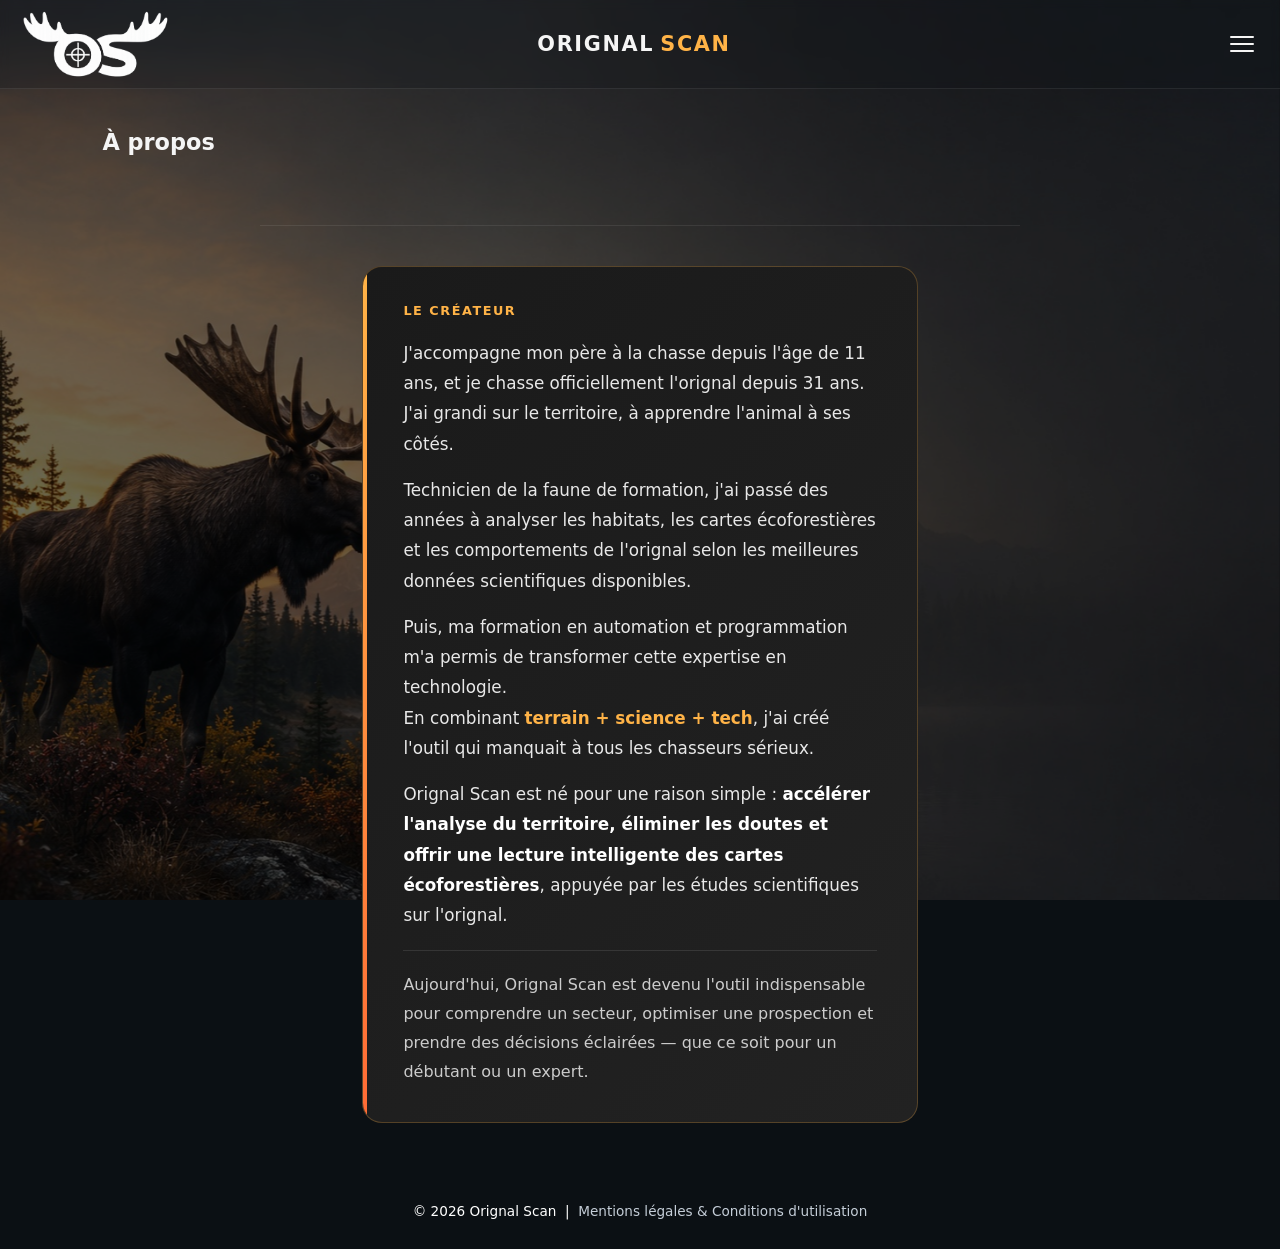
<file: a-propos.html>
<!DOCTYPE html>
<html lang="fr">
<head>
  <meta charset="UTF-8">
  <!-- Google Analytics -->
  <script async src="https://www.googletagmanager.com/gtag/js?id=G-DJLQPYMM6G"></script>
  <script>window.dataLayer=window.dataLayer||[];function gtag(){dataLayer.push(arguments);}gtag("js",new Date());gtag("config","G-DJLQPYMM6G");</script>
  <title>À propos – Orignal Scan</title>
  <meta name="viewport" content="width=device-width, initial-scale=1">
  <link rel="icon" type="image/png" href="data/favicon-bw.png">
  <link rel="apple-touch-icon" href="data/favicon-bw.png">
  <meta property="og:type" content="website">
  <meta property="og:url" content="https://www.orignalscan.com/">
  <meta property="og:title" content="Orignal Scan – Application de chasse à l'orignal">
  <meta property="og:description" content="Trouvez les meilleurs habitats d'orignaux grâce à l'analyse IA des données écoforestières.">
  <meta property="og:image" content="https://www.orignalscan.com/data/og-preview.png">
  <meta name="twitter:card" content="summary_large_image">
  <meta name="twitter:image" content="https://www.orignalscan.com/data/og-preview.png">
  <link rel="stylesheet" href="style.css?v=74">
</head>
<body>
<header>
  <a href="index.html" class="logo-img">
    <img src="data/logo.png" alt="Logo Orignal Scan">
  </a>
  <a href="index.html" class="header-brand">
    <span class="logo-word">Orignal</span> <span class="logo-word logo-scan">Scan</span>
  </a>
  <button class="hamburger" id="hamburger" aria-label="Menu">
    <span></span><span></span><span></span>
  </button>
  <nav id="nav">
    <a href="index.html" class="nav-link">Accueil</a>
    <a href="a-propos.html" class="nav-link active">À propos</a><a href="pour-qui.html" class="nav-link">Pour qui ?</a>
    <a href="fonctionnalites.html" class="nav-link">Fonctionnalités</a>
    <a href="blog.html" class="nav-link">Stratégies</a>
    <a href="telechargement.html" class="nav-link">Téléchargement</a>
    <a href="galerie.html" class="nav-link">Galerie</a>
    <a href="faq.html" class="nav-link">FAQ</a>
    <a href="contact.html" class="nav-link">Contact</a>
    <a href="https://www.facebook.com/profile.php?id=61588826944605" target="_blank"><svg xmlns="http://www.w3.org/2000/svg" width="16" height="16" viewBox="0 0 24 24" fill="currentColor" style="vertical-align:middle;margin-right:5px;"><path d="M24 12.073C24 5.405 18.627 0 12 0S0 5.405 0 12.073C0 18.1 4.388 23.094 10.125 24v-8.437H7.078v-3.49h3.047V9.41c0-3.025 1.792-4.697 4.533-4.697 1.313 0 2.686.236 2.686.236v2.97h-1.513c-1.491 0-1.956.93-1.956 1.886v2.267h3.328l-.532 3.49h-2.796V24C19.612 23.094 24 18.1 24 12.073z"/></svg>Facebook</a>
  </nav>
</header>

<main>
  <section style="border-top:none;">
    <h2 class="section-title">À propos</h2>
  </section>

  <section style="max-width:760px; margin:0 auto;">
    <div style="background:linear-gradient(135deg,#1a1a1a,#222); border:1px solid rgba(255,179,71,0.25); border-radius:20px; padding:36px 40px; position:relative; overflow:hidden;">
      <div style="position:absolute;top:0;left:0;width:4px;height:100%;background:linear-gradient(180deg,#ffb347,#ff6b35);border-radius:4px 0 0 4px;"></div>
      <p style="color:#ffb347; font-size:0.8rem; font-weight:700; letter-spacing:0.12em; text-transform:uppercase; margin-bottom:20px;">Le créateur</p>
      <p style="color:#e8e8e8; font-size:1.05rem; line-height:1.8; margin-bottom:16px;">
        J'accompagne mon père à la chasse depuis l'âge de 11 ans, et je chasse officiellement l'orignal depuis 31 ans. J'ai grandi sur le territoire, à apprendre l'animal à ses côtés.
      </p>
      <p style="color:#e8e8e8; font-size:1.05rem; line-height:1.8; margin-bottom:16px;">
        Technicien de la faune de formation, j'ai passé des années à analyser les habitats, les cartes écoforestières et les comportements de l'orignal selon les meilleures données scientifiques disponibles.
      </p>
      <p style="color:#e8e8e8; font-size:1.05rem; line-height:1.8; margin-bottom:16px;">
        Puis, ma formation en automation et programmation m'a permis de transformer cette expertise en technologie.<br>
        En combinant <strong style="color:#ffb347;">terrain + science + tech</strong>, j'ai créé l'outil qui manquait à tous les chasseurs sérieux.
      </p>
      <p style="color:#e8e8e8; font-size:1.05rem; line-height:1.8; margin-bottom:20px;">
        Orignal Scan est né pour une raison simple : <strong style="color:#fff;">accélérer l'analyse du territoire, éliminer les doutes et offrir une lecture intelligente des cartes écoforestières</strong>, appuyée par les études scientifiques sur l'orignal.
      </p>
      <p style="color:#ccc; font-size:1rem; line-height:1.8; border-top:1px solid rgba(255,255,255,0.1); padding-top:20px; margin:0;">
        Aujourd'hui, Orignal Scan est devenu l'outil indispensable pour comprendre un secteur, optimiser une prospection et prendre des décisions éclairées — que ce soit pour un débutant ou un expert.
      </p>
    </div>
  </section>
</main>

<footer>
  <div>
    © <span id="year"></span> Orignal Scan &nbsp;|&nbsp; <a href="mentions-legales.html">Mentions légales &amp; Conditions d'utilisation</a>
  </div>
</footer>

<script>
  document.getElementById('year').textContent = new Date().getFullYear();
  const hamburger = document.getElementById('hamburger');
  const nav = document.getElementById('nav');
  hamburger.addEventListener('click', () => nav.classList.toggle('open'));
  document.querySelectorAll('.nav-link').forEach(l => l.addEventListener('click', () => nav.classList.remove('open')));
</script>
</body>
</html>
</file>
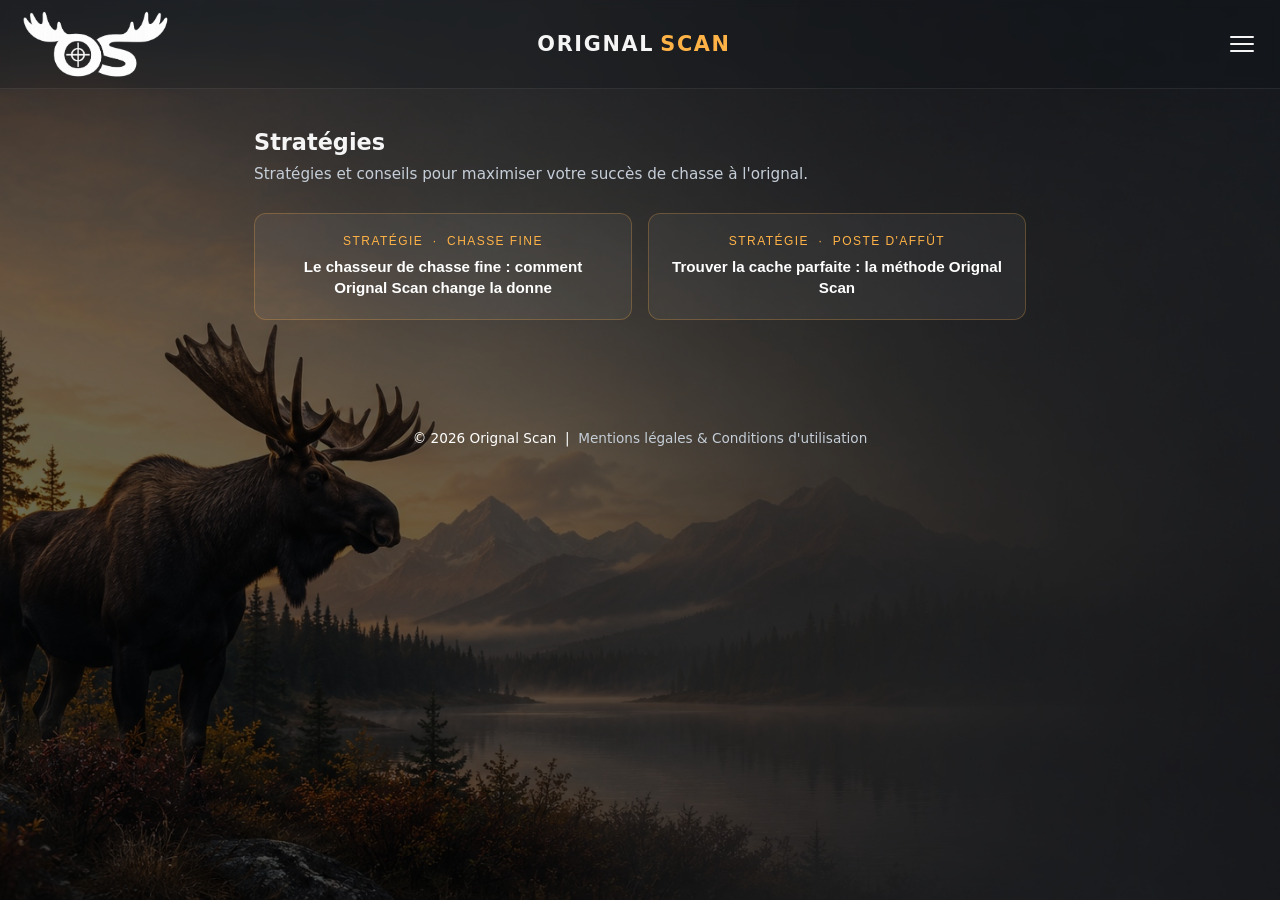
<file: blog.html>
<!DOCTYPE html>
<html lang="fr">
<head>
  <meta charset="UTF-8">
  <!-- Google Analytics -->
  <script async src="https://www.googletagmanager.com/gtag/js?id=G-DJLQPYMM6G"></script>
  <script>window.dataLayer=window.dataLayer||[];function gtag(){dataLayer.push(arguments);}gtag("js",new Date());gtag("config","G-DJLQPYMM6G");</script>
  <title>Stratégies – Orignal Scan</title>
  <meta name="viewport" content="width=device-width, initial-scale=1">
  <meta name="description" content="Conseils et stratégies pour chasseurs d'orignaux – comment tirer le maximum d'Orignal Scan sur le terrain.">
  <link rel="icon" type="image/png" href="data/favicon-bw.png">
  <link rel="apple-touch-icon" href="data/favicon-bw.png">
  <meta property="og:type" content="website">
  <meta property="og:url" content="https://www.orignalscan.com/">
  <meta property="og:title" content="Orignal Scan – Application de chasse à l'orignal">
  <meta property="og:description" content="Trouvez les meilleurs habitats d'orignaux grâce à l'analyse IA des données écoforestières.">
  <meta property="og:image" content="https://www.orignalscan.com/data/og-preview.png">
  <meta name="twitter:card" content="summary_large_image">
  <meta name="twitter:image" content="https://www.orignalscan.com/data/og-preview.png">
  <link rel="stylesheet" href="style.css?v=74">
</head>
<body>
<header>
  <a href="index.html" class="logo-img">
    <img src="data/logo.png" alt="Logo Orignal Scan">
  </a>
  <a href="index.html" class="header-brand">
    <span class="logo-word">Orignal</span> <span class="logo-word logo-scan">Scan</span>
  </a>
  <button class="hamburger" id="hamburger" aria-label="Menu">
    <span></span><span></span><span></span>
  </button>
  <nav id="nav">
    <a href="index.html" class="nav-link">Accueil</a>
    <a href="a-propos.html" class="nav-link">À propos</a><a href="pour-qui.html" class="nav-link">Pour qui ?</a>
    <a href="fonctionnalites.html" class="nav-link">Fonctionnalités</a>
    <a href="blog.html" class="nav-link active">Stratégies</a>
    <a href="telechargement.html" class="nav-link">Téléchargement</a>
    <a href="galerie.html" class="nav-link">Galerie</a>
    <a href="faq.html" class="nav-link">FAQ</a>
    <a href="contact.html" class="nav-link">Contact</a>
    <a href="https://www.facebook.com/profile.php?id=61588826944605" target="_blank"><svg xmlns="http://www.w3.org/2000/svg" width="16" height="16" viewBox="0 0 24 24" fill="currentColor" style="vertical-align:middle;margin-right:5px;"><path d="M24 12.073C24 5.405 18.627 0 12 0S0 5.405 0 12.073C0 18.1 4.388 23.094 10.125 24v-8.437H7.078v-3.49h3.047V9.41c0-3.025 1.792-4.697 4.533-4.697 1.313 0 2.686.236 2.686.236v2.97h-1.513c-1.491 0-1.956.93-1.956 1.886v2.267h3.328l-.532 3.49h-2.796V24C19.612 23.094 24 18.1 24 12.073z"/></svg>Facebook</a>
  </nav>
</header>

<main>
  <section style="border-top:none; max-width:820px; margin:0 auto; padding: 40px 24px;">

    <h2 class="section-title">Stratégies</h2>
    <p class="section-subtitle">Stratégies et conseils pour maximiser votre succès de chasse à l'orignal.</p>

    <!-- Menu des articles -->
    <div class="blog-index" id="blog-index">
      <button class="blog-card" onclick="showArticle('article-1')">
        <div class="blog-card-meta">Stratégie &nbsp;·&nbsp; Chasse fine</div>
        <div class="blog-card-title">Le chasseur de chasse fine : comment Orignal Scan change la donne</div>
      </button>
      <button class="blog-card" onclick="showArticle('article-2')">
        <div class="blog-card-meta">Stratégie &nbsp;·&nbsp; Poste d'affût</div>
        <div class="blog-card-title">Trouver la cache parfaite : la méthode Orignal Scan</div>
      </button>
    </div>

    <!-- Bouton retour -->
    <button class="blog-back" id="blog-back" onclick="showIndex()" style="display:none;">← Retour aux articles</button>

    <!-- Article 1 -->
    <article class="blog-article" id="article-1" style="display:none;">
      <div class="blog-meta">Stratégie &nbsp;·&nbsp; Chasse fine</div>
      <h2 class="blog-title">Le chasseur de chasse fine : comment Orignal Scan change la donne</h2>

      <p>La chasse fine, c'est la recherche du meilleur habitat pour trouver l'orignal. À chaque sortie de chasse, on effectue un parcours dans l'espoir d'entrer dans son secteur de réceptivité. Et c'est exactement là qu'Orignal Scan devient votre meilleur allié.</p>

      <h3>Analyser le territoire avant même de partir</h3>
      <p>Le chasseur de chasse fine passe autant de temps à planifier qu'à chasser. Avant la saison, ouvrez Orignal Scan et consultez les <strong>zones actives</strong> calculées par l'algorithme de Orignal Scan. Ces zones identifient les peuplements forestiers les plus propices à la présence d'orignaux selon les données écoforestières officielles du MRNF. En quelques minutes, vous savez quels secteurs valent la peine d'être prospectés — et lesquels peuvent être éliminés d'emblée.</p>

      <h3>Cibler les salines stratégiques</h3>
      <p>Les salines sont un excellent moyen d'apprendre à connaître les orignaux de votre secteur durant l'été. En y installant des caméras de surveillance, vous pouvez identifier les individus qui fréquentent le territoire et repérer ceux qui pourraient vous intéresser avant même l'ouverture de la saison. Utilisez la fonctionnalité <strong>Salines</strong> d'Orignal Scan pour trouver les emplacements optimaux selon la topographie et les peuplements environnants.</p>

      <h3>Optimiser vos déplacements</h3>
      <p>La chasse fine doit être minutieusement réfléchie. Chaque sortie doit être calculée pour minimiser votre impact sur le territoire et maximiser vos chances de réussite. La fonctionnalité <strong>Parcours optimisé</strong> vous aide à planifier vos entrées et sorties en tenant compte des meilleurs habitats, du terrain et de la météo, afin de passer le moins de temps possible dans des zones qui ne présentent pas d'intérêt — et de concentrer votre énergie là où les chances sont les plus élevées.</p>

      <h3>Consigner chaque observation</h3>
      <p>Un bon chasseur de chasse fine tient un journal de terrain. Orignal Scan vous permet de sauvegarder vos observations directement sur la carte : souilles, frottages, crottins, traces. Ces données s'accumulent d'une saison à l'autre et construisent une image précise du comportement de l'orignal sur votre territoire. C'est cette profondeur d'analyse qui fait la différence entre un chasseur et un stratège.</p>
    </article>

    <!-- Article 2 -->
    <article class="blog-article" id="article-2" style="display:none;">
      <div class="blog-meta">Stratégie &nbsp;·&nbsp; Poste d'affût</div>
      <h2 class="blog-title">Trouver la cache parfaite : la méthode Orignal Scan</h2>

      <p>Installer une cache, c'est parier sur un emplacement des semaines avant la chasse. Un mauvais choix et vous passerez la saison à regarder des épinettes. Voici comment l'algorithme de Orignal Scan vous aide à éviter cette erreur.</p>

      <h3>Comprendre ce que l'algorithme analyse</h3>
      <p>L'algorithme de Orignal Scan ne se base pas sur des suppositions — il croise les données écoforestières du MRNF avec la topographie du terrain pour identifier les corridors naturels de déplacement de l'orignal. Les zones de transition entre différents types de peuplements (jeunes forêts, secteurs de nourriture et de rumination, coupes récentes) sont particulièrement recherchées par l'orignal en période de chasse.</p>

      <h3>Choisir l'emplacement de votre cache</h3>
      <p>Consultez les <strong>postes d'affût suggérés</strong> par Orignal Scan et regardez les caractéristiques du terrain autour : est-ce qu'il y a une ligne de crête naturelle ? Un étranglement entre deux massifs forestiers ? Une bordure de coupe récente ? Ces éléments combinés avec les données de l'algorithme vous donnent un emplacement qui n'est pas choisi au hasard — il est calculé.</p>

      <h3>Préparer la cache en accord avec les vents</h3>
      <p>L'orignal a un odorat exceptionnel. Une cache mal orientée par rapport aux vents dominants annule tous vos efforts. Orignal Scan vous permet de planifier votre installation en tenant compte des données du terrain, pour que vous arriviez et repartiez toujours dans le bon sens du vent.</p>

      <h3>Adapter en temps réel</h3>
      <p>Le territoire change. Une nouvelle coupe forestière, un été sec, une migration plus tardive — l'algorithme de Orignal Scan est alimenté par des données officielles régulièrement mises à jour. Si votre cache habituelle ne produit plus, l'application peut vous suggérer de nouveaux secteurs à explorer sans avoir à reprendre votre prospection à zéro.</p>

      <p style="margin-top:28px; color:#ffb347; font-weight:600;">Téléchargez Orignal Scan et commencez à planifier votre saison dès maintenant.</p>
      <div style="margin-top:14px;">
        <a href="telechargement.html" class="btn-primary">Télécharger l'application – Gratuitement</a>
      </div>
    </article>

  </section>
</main>

<footer>
  <div>
    © <span id="year"></span> Orignal Scan &nbsp;|&nbsp; <a href="mentions-legales.html">Mentions légales &amp; Conditions d'utilisation</a>
  </div>
</footer>

<script>
  document.getElementById('year').textContent = new Date().getFullYear();
  const hamburger = document.getElementById('hamburger');
  const nav = document.getElementById('nav');
  hamburger.addEventListener('click', () => nav.classList.toggle('open'));
  document.querySelectorAll('.nav-link').forEach(l => l.addEventListener('click', () => nav.classList.remove('open')));

  function showArticle(id) {
    document.getElementById('blog-index').style.display = 'none';
    document.getElementById('blog-back').style.display = 'inline-flex';
    document.querySelectorAll('.blog-article').forEach(a => a.style.display = 'none');
    document.getElementById(id).style.display = 'block';
    window.scrollTo({ top: 0, behavior: 'smooth' });
  }

  function showIndex() {
    document.getElementById('blog-index').style.display = 'grid';
    document.getElementById('blog-back').style.display = 'none';
    document.querySelectorAll('.blog-article').forEach(a => a.style.display = 'none');
    window.scrollTo({ top: 0, behavior: 'smooth' });
  }
</script>
</body>
</html>
</file>
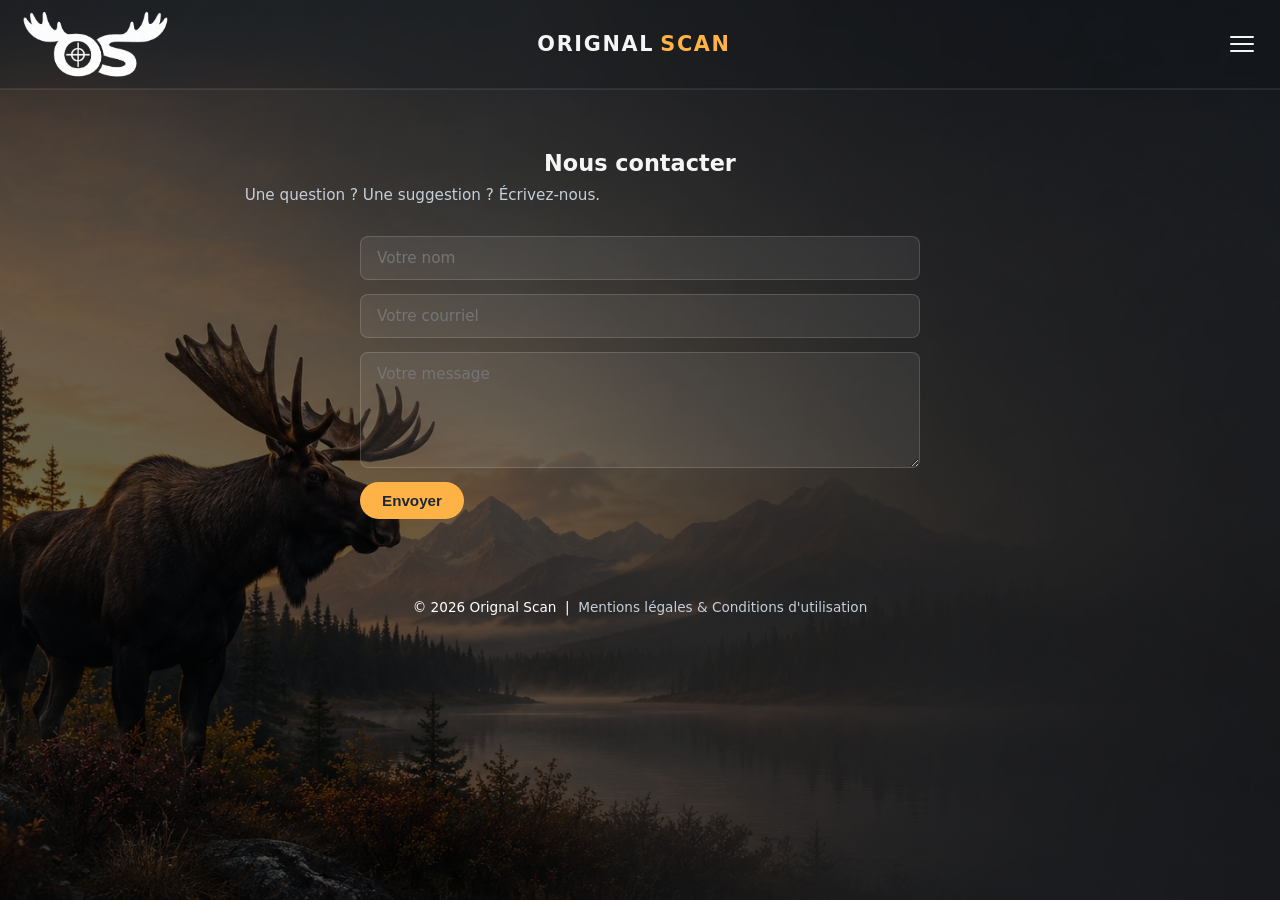
<file: contact.html>
<!DOCTYPE html>
<html lang="fr">
<head>
  <meta charset="UTF-8">
  <!-- Google Analytics -->
  <script async src="https://www.googletagmanager.com/gtag/js?id=G-DJLQPYMM6G"></script>
  <script>window.dataLayer=window.dataLayer||[];function gtag(){dataLayer.push(arguments);}gtag("js",new Date());gtag("config","G-DJLQPYMM6G");</script>
  <title>Contact – Orignal Scan</title>
  <meta name="viewport" content="width=device-width, initial-scale=1">
  <link rel="icon" type="image/png" href="data/favicon-bw.png">
  <link rel="apple-touch-icon" href="data/favicon-bw.png">
  <meta property="og:type" content="website">
  <meta property="og:url" content="https://www.orignalscan.com/">
  <meta property="og:title" content="Orignal Scan – Application de chasse à l'orignal">
  <meta property="og:description" content="Trouvez les meilleurs habitats d'orignaux grâce à l'analyse IA des données écoforestières.">
  <meta property="og:image" content="https://www.orignalscan.com/data/og-preview.png">
  <meta name="twitter:card" content="summary_large_image">
  <meta name="twitter:image" content="https://www.orignalscan.com/data/og-preview.png">
  <link rel="stylesheet" href="style.css?v=74">
</head>
<body>
<header>
  <a href="index.html" class="logo-img">
    <img src="data/logo.png" alt="Logo Orignal Scan">
  </a>
  <a href="index.html" class="header-brand">
    <span class="logo-word">Orignal</span> <span class="logo-word logo-scan">Scan</span>
  </a>
  <button class="hamburger" id="hamburger" aria-label="Menu">
    <span></span><span></span><span></span>
  </button>
  <nav id="nav">
    <a href="index.html" class="nav-link">Accueil</a>
    <a href="a-propos.html" class="nav-link">À propos</a><a href="pour-qui.html" class="nav-link">Pour qui ?</a>
    <a href="fonctionnalites.html" class="nav-link">Fonctionnalités</a>
    <a href="blog.html" class="nav-link">Stratégies</a>
    <a href="telechargement.html" class="nav-link">Téléchargement</a>
    <a href="galerie.html" class="nav-link">Galerie</a>
    <a href="faq.html" class="nav-link">FAQ</a>
    <a href="contact.html" class="nav-link active">Contact</a>
    <a href="https://www.facebook.com/profile.php?id=61588826944605" target="_blank"><svg xmlns="http://www.w3.org/2000/svg" width="16" height="16" viewBox="0 0 24 24" fill="currentColor" style="vertical-align:middle;margin-right:5px;"><path d="M24 12.073C24 5.405 18.627 0 12 0S0 5.405 0 12.073C0 18.1 4.388 23.094 10.125 24v-8.437H7.078v-3.49h3.047V9.41c0-3.025 1.792-4.697 4.533-4.697 1.313 0 2.686.236 2.686.236v2.97h-1.513c-1.491 0-1.956.93-1.956 1.886v2.267h3.328l-.532 3.49h-2.796V24C19.612 23.094 24 18.1 24 12.073z"/></svg>Facebook</a>
  </nav>
</header>


<main>
  <section class="contact-section">
    <h2 class="section-title">Nous contacter</h2>
    <p class="section-subtitle">Une question ? Une suggestion ? Écrivez-nous.</p>
    <form class="contact-form" action="https://formspree.io/f/mqeoejkv" method="POST">
      <input type="text" name="name" placeholder="Votre nom" required>
      <input type="email" name="email" placeholder="Votre courriel" required>
      <textarea name="message" rows="5" placeholder="Votre message" required></textarea>
      <button type="submit" class="btn-primary">Envoyer</button>
    </form>
  </section>
</main>

<footer>
  <div>
    © <span id="year"></span> Orignal Scan &nbsp;|&nbsp; <a href="mentions-legales.html">Mentions légales &amp; Conditions d'utilisation</a>
  </div>
</footer>

<script>
  document.getElementById('year').textContent = new Date().getFullYear();
  const hamburger = document.getElementById('hamburger');
  const nav = document.getElementById('nav');
  hamburger.addEventListener('click', () => nav.classList.toggle('open'));
  document.querySelectorAll('.nav-link').forEach(l => l.addEventListener('click', () => nav.classList.remove('open')));
</script>
</body>
</html>
</file>
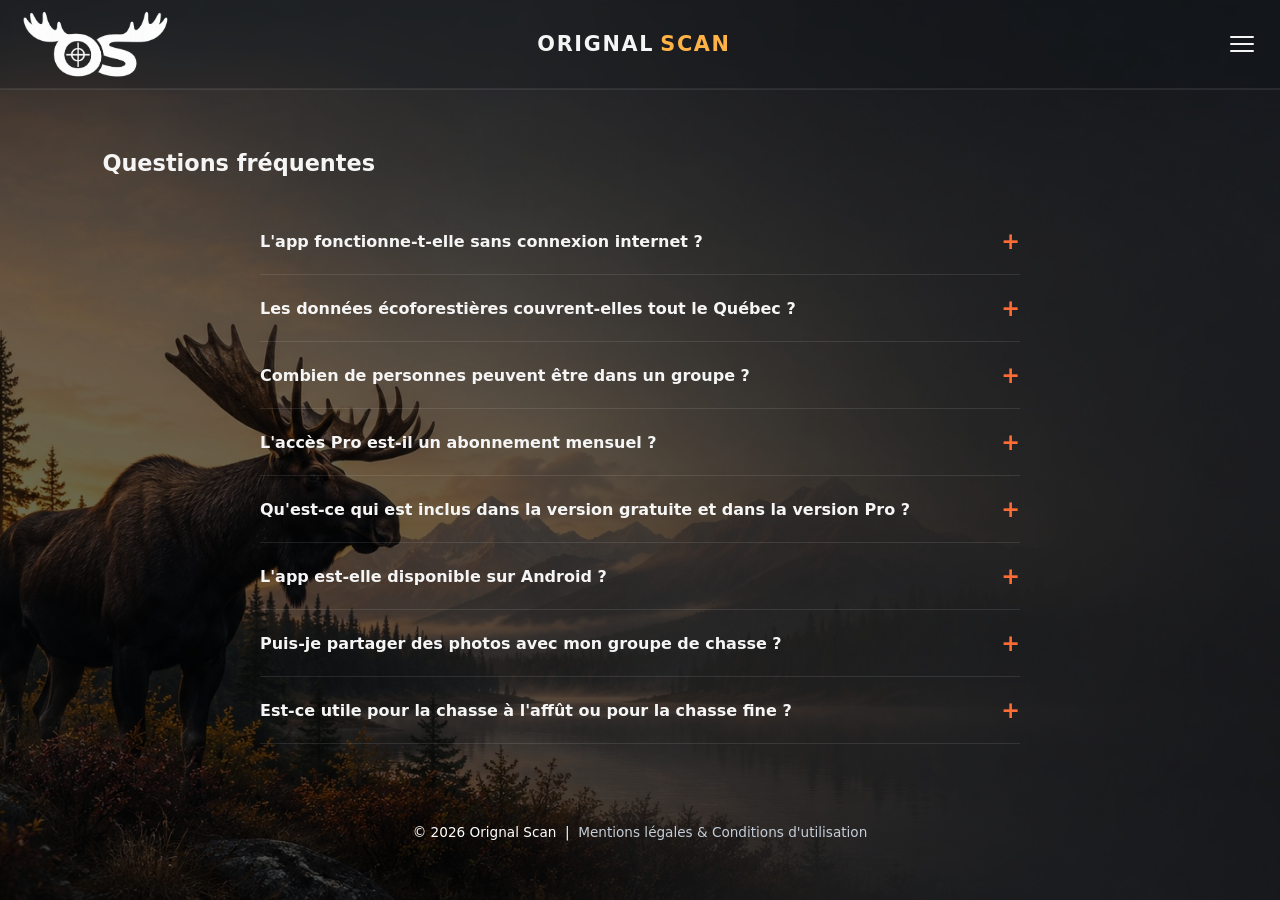
<file: faq.html>
<!DOCTYPE html>
<html lang="fr">
<head>
  <meta charset="UTF-8">
  <!-- Google Analytics -->
  <script async src="https://www.googletagmanager.com/gtag/js?id=G-DJLQPYMM6G"></script>
  <script>window.dataLayer=window.dataLayer||[];function gtag(){dataLayer.push(arguments);}gtag("js",new Date());gtag("config","G-DJLQPYMM6G");</script>
  <title>FAQ – Orignal Scan</title>
  <meta name="viewport" content="width=device-width, initial-scale=1">
  <link rel="icon" type="image/png" href="data/favicon-bw.png">
  <link rel="apple-touch-icon" href="data/favicon-bw.png">
  <meta property="og:type" content="website">
  <meta property="og:url" content="https://www.orignalscan.com/">
  <meta property="og:title" content="Orignal Scan – Application de chasse à l'orignal">
  <meta property="og:description" content="Trouvez les meilleurs habitats d'orignaux grâce à l'analyse IA des données écoforestières.">
  <meta property="og:image" content="https://www.orignalscan.com/data/og-preview.png">
  <meta name="twitter:card" content="summary_large_image">
  <meta name="twitter:image" content="https://www.orignalscan.com/data/og-preview.png">
  <link rel="stylesheet" href="style.css?v=74">
</head>
<body>
<header>
  <a href="index.html" class="logo-img">
    <img src="data/logo.png" alt="Logo Orignal Scan">
  </a>
  <a href="index.html" class="header-brand">
    <span class="logo-word">Orignal</span> <span class="logo-word logo-scan">Scan</span>
  </a>
  <button class="hamburger" id="hamburger" aria-label="Menu">
    <span></span><span></span><span></span>
  </button>
  <nav id="nav">
    <a href="index.html" class="nav-link">Accueil</a>
    <a href="a-propos.html" class="nav-link">À propos</a><a href="pour-qui.html" class="nav-link">Pour qui ?</a>
    <a href="fonctionnalites.html" class="nav-link">Fonctionnalités</a>
    <a href="blog.html" class="nav-link">Stratégies</a>
    <a href="telechargement.html" class="nav-link">Téléchargement</a>
    <a href="galerie.html" class="nav-link">Galerie</a>
    <a href="faq.html" class="nav-link active">FAQ</a>
    <a href="contact.html" class="nav-link">Contact</a>
    <a href="https://www.facebook.com/profile.php?id=61588826944605" target="_blank"><svg xmlns="http://www.w3.org/2000/svg" width="16" height="16" viewBox="0 0 24 24" fill="currentColor" style="vertical-align:middle;margin-right:5px;"><path d="M24 12.073C24 5.405 18.627 0 12 0S0 5.405 0 12.073C0 18.1 4.388 23.094 10.125 24v-8.437H7.078v-3.49h3.047V9.41c0-3.025 1.792-4.697 4.533-4.697 1.313 0 2.686.236 2.686.236v2.97h-1.513c-1.491 0-1.956.93-1.956 1.886v2.267h3.328l-.532 3.49h-2.796V24C19.612 23.094 24 18.1 24 12.073z"/></svg>Facebook</a>
  </nav>
</header>


<main>
  <section class="faq-section">
    <h2 class="section-title">Questions fréquentes</h2>
    <div class="faq-list">
      <details class="faq-item">
        <summary>L'app fonctionne-t-elle sans connexion internet ?</summary>
        <p>Une connexion internet est nécessaire pour la plupart des fonctionnalités : téléchargement des cartes écoforestières, clavardage de groupe, partage de position et accès aux données météo.</p>
        <p>Une fois les cartes écoforestières téléchargées, les algorithmes (zones actives, postes d'affût, salines, parcours) fonctionnent sans réseau.</p>
        <p>Les fonctions de groupe (messagerie, partage de position, photos) nécessitent toujours une connexion internet, car les données sont stockées sur un serveur sécurisé.</p>
      </details>
      <details class="faq-item">
        <summary>Les données écoforestières couvrent-elles tout le Québec ?</summary>
        <p>Oui, les données proviennent de l'Inventaire Écoforestier du Québec Méridional (IEQM) du MRNF et couvrent l'ensemble du territoire forestier québécois.</p>
      </details>
      <details class="faq-item">
        <summary>Combien de personnes peuvent être dans un groupe ?</summary>
        <p>Il n'y a pas de limite fixe au nombre de membres dans un groupe de chasseurs.</p>
      </details>
      <details class="faq-item">
        <summary>L'accès Pro est-il un abonnement mensuel ?</summary>
        <p>Non — c'est un paiement unique de 39,99 $ CAD qui donne un accès permanent à toutes les fonctionnalités Pro, incluant les mises à jour futures.</p>
      </details>
      <details class="faq-item">
        <summary>Qu'est-ce qui est inclus dans la version gratuite et dans la version Pro ?</summary>
        <p><strong>Version gratuite :</strong> tracés sur la carte, observations terrain, cartes satellite et météo en temps réel.</p>
        <p><strong>Version Pro (paiement unique de 39,99 $ CAD) :</strong> algorithme de zones actives, parcours optimisé, algorithme de postes d'affût, algorithme de salines, accès aux terres privées, cartes écoforestières du MRNF et groupes de chasseurs.</p>
      </details>
      <details class="faq-item">
        <summary>L'app est-elle disponible sur Android ?</summary>
        <p>Oui, OrignalScan est disponible sur iOS (App Store) et Android (Google Play).</p>
      </details>
      <details class="faq-item">
        <summary>Puis-je partager des photos avec mon groupe de chasse ?</summary>
        <p>Oui ! Orignal Scan permet de partager des photos directement dans votre groupe de chasse. Partagez vos observations, vos prises ou vos découvertes de terrain en temps réel avec tous les membres de votre équipe.</p>
      </details>
      <details class="faq-item">
        <summary>Est-ce utile pour la chasse à l'affût ou pour la chasse fine ?</summary>
        <p>Les deux ! Pour la chasse à l'affût, l'application identifie les meilleurs emplacements pour installer votre poste ou votre saline, là où l'orignal est le plus susceptible de passer. Pour la chasse fine, le parcours optimisé vous guide à travers les zones à fort potentiel de présence, maximisant vos chances de rencontre en vous déplaçant. Que vous préfériez attendre ou marcher, Orignal Scan s'adapte à votre style de chasse.</p>
      </details>
    </div>
  </section>
</main>

<footer>
  <div>
    © <span id="year"></span> Orignal Scan &nbsp;|&nbsp; <a href="mentions-legales.html">Mentions légales &amp; Conditions d'utilisation</a>
  </div>
</footer>

<script>
  document.getElementById('year').textContent = new Date().getFullYear();
  const hamburger = document.getElementById('hamburger');
  const nav = document.getElementById('nav');
  hamburger.addEventListener('click', () => nav.classList.toggle('open'));
  document.querySelectorAll('.nav-link').forEach(l => l.addEventListener('click', () => nav.classList.remove('open')));
</script>
</body>
</html>
</file>
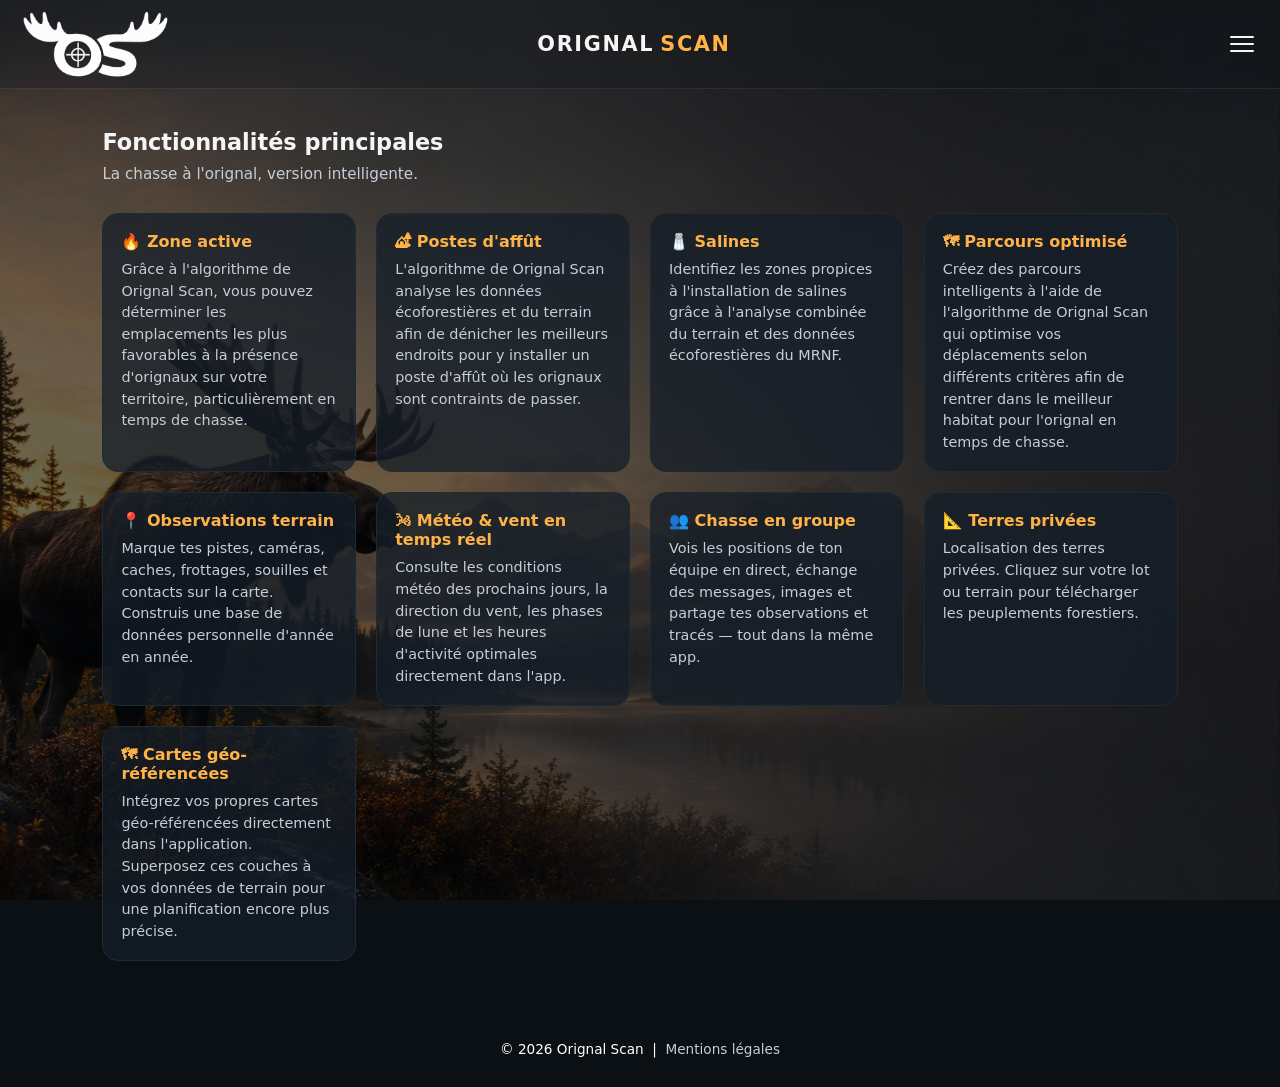
<file: fonctionnalites.html>
<!DOCTYPE html>
<html lang="fr">
<head>
  <!-- Google tag (gtag.js) -->
  <script async src="https://www.googletagmanager.com/gtag/js?id=G-DJLQPYMM6G"></script>
  <script>
    window.dataLayer = window.dataLayer || [];
    function gtag(){dataLayer.push(arguments);}
    gtag('js', new Date());
    gtag('config', 'G-DJLQPYMM6G');
  </script>
  <meta charset="UTF-8">
  <title>Fonctionnalités – Orignal Scan</title>
  <meta name="viewport" content="width=device-width, initial-scale=1">
  <link rel="icon" type="image/png" href="data/logo-dark.png">
  <link rel="apple-touch-icon" href="data/logo-dark.png">
  <link rel="stylesheet" href="style.css?v=72">
</head>
<body>
<header>
  <a href="index.html" class="logo-img">
    <img src="data/logo.png" alt="Logo Orignal Scan">
  </a>
  <a href="index.html" class="header-brand">
    <span class="logo-word">Orignal</span> <span class="logo-word logo-scan">Scan</span>
  </a>
  <button class="hamburger" id="hamburger" aria-label="Menu">
    <span></span><span></span><span></span>
  </button>
  <nav id="nav">
    <a href="index.html" class="nav-link">Accueil</a>
    <a href="blog.html" class="nav-link">Blog</a>
    <a href="galerie.html" class="nav-link">Galerie</a>
    <a href="fonctionnalites.html" class="nav-link active">Fonctionnalités</a>
    <a href="pour-qui.html" class="nav-link">Pour qui ?</a>
    <a href="telechargement.html" class="nav-link">Téléchargement</a>
    <a href="faq.html" class="nav-link">FAQ</a>
    <a href="contact.html" class="nav-link">Contact</a>
    <a href="https://www.facebook.com/profile.php?id=61588826944605" target="_blank">📘 Facebook</a>
  </nav>
</header>


<main>
  <section style="border-top:none;">
    <h2 class="section-title">Fonctionnalités principales</h2>
    <p class="section-subtitle">
      La chasse à l'orignal, version intelligente.
    </p>
    <div class="features">
      <article class="feature" id="hotspots">
        <h3>🔥 Zone active</h3>
        <p>Grâce à l'algorithme de Orignal Scan, vous pouvez déterminer les emplacements les plus favorables à la présence d'orignaux sur votre territoire, particulièrement en temps de chasse.</p>
      </article>
      <article class="feature" id="affut">
        <h3>🏕 Postes d'affût</h3>
        <p>L'algorithme de Orignal Scan analyse les données écoforestières et du terrain afin de dénicher les meilleurs endroits pour y installer un poste d'affût où les orignaux sont contraints de passer.</p>
      </article>
      <article class="feature" id="salines">
        <h3>🧂 Salines</h3>
        <p>Identifiez les zones propices à l'installation de salines grâce à l'analyse combinée du terrain et des données écoforestières du MRNF.</p>
      </article>
      <article class="feature" id="parcours">
        <h3>🗺 Parcours optimisé</h3>
        <p>Créez des parcours intelligents à l'aide de l'algorithme de Orignal Scan qui optimise vos déplacements selon différents critères afin de rentrer dans le meilleur habitat pour l'orignal en temps de chasse.</p>
      </article>
      <article class="feature">
        <h3>📍 Observations terrain</h3>
        <p>Marque tes pistes, caméras, caches, frottages, souilles et contacts sur la carte. Construis une base de données personnelle d'année en année.</p>
      </article>
      <article class="feature">
        <h3>🌬 Météo & vent en temps réel</h3>
        <p>Consulte les conditions météo des prochains jours, la direction du vent, les phases de lune et les heures d'activité optimales directement dans l'app.</p>
      </article>
      <article class="feature">
        <h3>👥 Chasse en groupe</h3>
        <p>Vois les positions de ton équipe en direct, échange des messages, images et partage tes observations et tracés — tout dans la même app.</p>
      </article>
      <article class="feature">
        <h3>📐 Terres privées</h3>
        <p>Localisation des terres privées. Cliquez sur votre lot ou terrain pour télécharger les peuplements forestiers.</p>
      </article>
      <article class="feature">
        <h3>🗺 Cartes géo-référencées</h3>
        <p>Intégrez vos propres cartes géo-référencées directement dans l'application. Superposez ces couches à vos données de terrain pour une planification encore plus précise.</p>
      </article>
    </div>
  </section>
</main>

<footer>
  <div>
    © <span id="year"></span> Orignal Scan &nbsp;|&nbsp; <a href="mentions-legales.html">Mentions légales</a>
  </div>
</footer>

<script>
  document.getElementById('year').textContent = new Date().getFullYear();
  const hamburger = document.getElementById('hamburger');
  const nav = document.getElementById('nav');
  hamburger.addEventListener('click', () => nav.classList.toggle('open'));
  document.querySelectorAll('.nav-link').forEach(l => l.addEventListener('click', () => nav.classList.remove('open')));
</script>
</body>
</html>
</file>
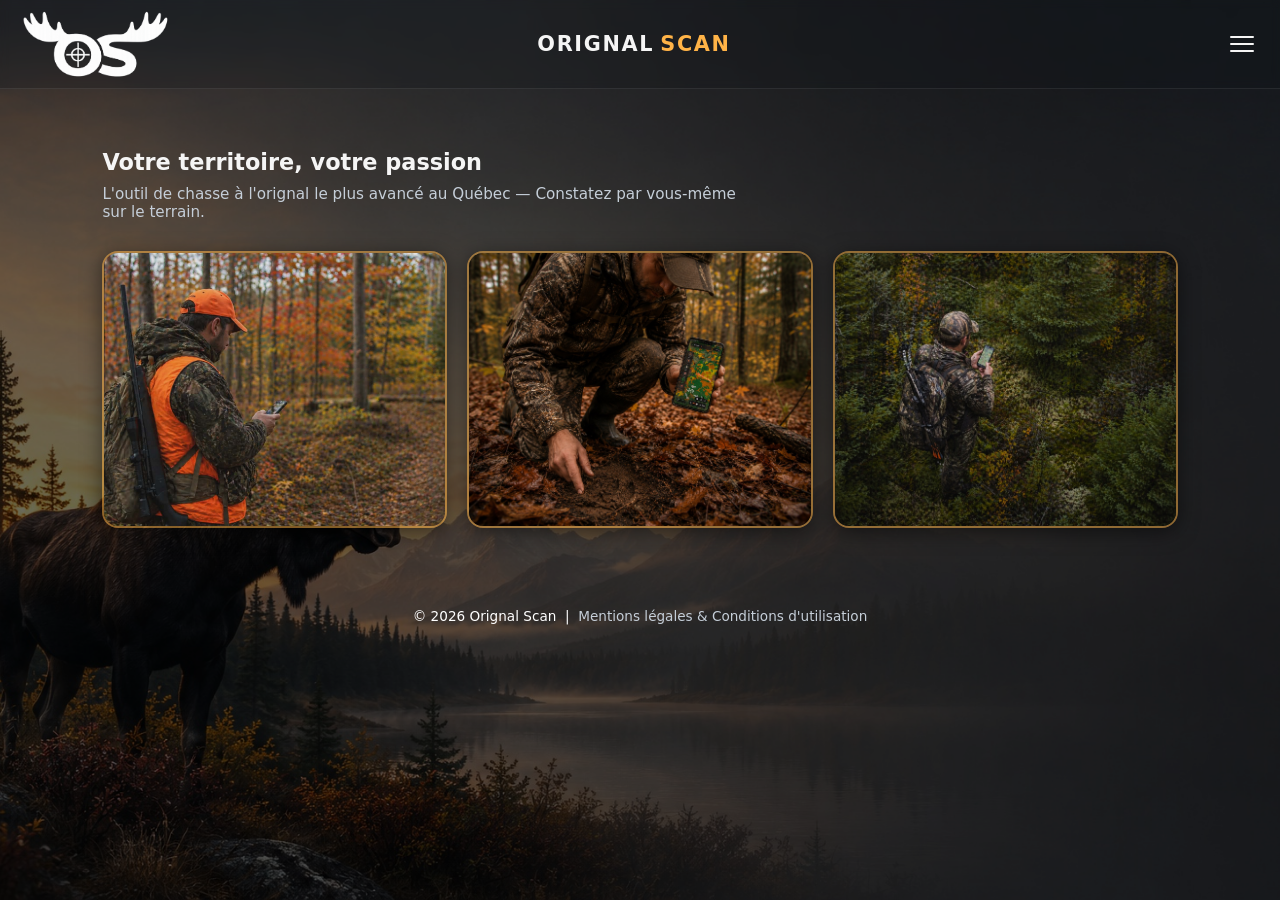
<file: galerie.html>
<!DOCTYPE html>
<html lang="fr">
<head>
  <meta charset="UTF-8">
  <!-- Google Analytics -->
  <script async src="https://www.googletagmanager.com/gtag/js?id=G-DJLQPYMM6G"></script>
  <script>window.dataLayer=window.dataLayer||[];function gtag(){dataLayer.push(arguments);}gtag("js",new Date());gtag("config","G-DJLQPYMM6G");</script>
  <title>Galerie – Orignal Scan</title>
  <meta name="viewport" content="width=device-width, initial-scale=1">
  <link rel="icon" type="image/png" href="data/favicon-bw.png">
  <link rel="apple-touch-icon" href="data/favicon-bw.png">
  <meta property="og:type" content="website">
  <meta property="og:url" content="https://www.orignalscan.com/">
  <meta property="og:title" content="Orignal Scan – Application de chasse à l'orignal">
  <meta property="og:description" content="Trouvez les meilleurs habitats d'orignaux grâce à l'analyse IA des données écoforestières.">
  <meta property="og:image" content="https://www.orignalscan.com/data/og-preview.png">
  <meta name="twitter:card" content="summary_large_image">
  <meta name="twitter:image" content="https://www.orignalscan.com/data/og-preview.png">
  <link rel="stylesheet" href="style.css?v=74">
</head>
<body>
<header>
  <a href="index.html" class="logo-img">
    <img src="data/logo.png" alt="Logo Orignal Scan">
  </a>
  <a href="index.html" class="header-brand">
    <span class="logo-word">Orignal</span> <span class="logo-word logo-scan">Scan</span>
  </a>
  <button class="hamburger" id="hamburger" aria-label="Menu">
    <span></span><span></span><span></span>
  </button>
  <nav id="nav">
    <a href="index.html" class="nav-link">Accueil</a>
    <a href="a-propos.html" class="nav-link">À propos</a><a href="pour-qui.html" class="nav-link">Pour qui ?</a>
    <a href="fonctionnalites.html" class="nav-link">Fonctionnalités</a>
    <a href="blog.html" class="nav-link">Stratégies</a>
    <a href="telechargement.html" class="nav-link">Téléchargement</a>
    <a href="galerie.html" class="nav-link active">Galerie</a>
    <a href="faq.html" class="nav-link">FAQ</a>
    <a href="contact.html" class="nav-link">Contact</a>
    <a href="https://www.facebook.com/profile.php?id=61588826944605" target="_blank"><svg xmlns="http://www.w3.org/2000/svg" width="16" height="16" viewBox="0 0 24 24" fill="currentColor" style="vertical-align:middle;margin-right:5px;"><path d="M24 12.073C24 5.405 18.627 0 12 0S0 5.405 0 12.073C0 18.1 4.388 23.094 10.125 24v-8.437H7.078v-3.49h3.047V9.41c0-3.025 1.792-4.697 4.533-4.697 1.313 0 2.686.236 2.686.236v2.97h-1.513c-1.491 0-1.956.93-1.956 1.886v2.267h3.328l-.532 3.49h-2.796V24C19.612 23.094 24 18.1 24 12.073z"/></svg>Facebook</a>
  </nav>
</header>


<main>
  <section class="photo-gallery" style="border-top:none;">
    <h2 class="section-title">Votre territoire, votre passion</h2>
    <p class="section-subtitle">
      L'outil de chasse à l'orignal le plus avancé au Québec — Constatez par vous-même sur le terrain.
    </p>
    <div class="gallery-grid">
      <div class="gallery-item">
        <img src="data/chasseurgps.jpeg" alt="Chasseur en forêt avec GPS">
        <div class="gallery-item-overlay">
          <h3>Chasse à l'orignal 2.0</h3>
          <p>L'outil parfait pour la chasse à l'orignal au Québec</p>
        </div>
      </div>
      <div class="gallery-item">
        <img src="data/bottescell.jpg" alt="Chasseur en forêt avec l'app">
        <div class="gallery-item-overlay">
          <h3>En pleine forêt</h3>
          <p>Naviguez sécuritairement sur votre territoire</p>
        </div>
      </div>
      <div class="gallery-item">
        <img src="data/chasseurcell.png" alt="Vue sur la nature et végétation">
        <div class="gallery-item-overlay">
          <h3>Peuplements forestiers</h3>
          <p>Localisez les habitats préférentiels de l'orignal</p>
        </div>
      </div>
    </div>
  </section>
</main>

<footer>
  <div>
    © <span id="year"></span> Orignal Scan &nbsp;|&nbsp; <a href="mentions-legales.html">Mentions légales &amp; Conditions d'utilisation</a>
  </div>
</footer>

<script>
  document.getElementById('year').textContent = new Date().getFullYear();
  const hamburger = document.getElementById('hamburger');
  const nav = document.getElementById('nav');
  hamburger.addEventListener('click', () => nav.classList.toggle('open'));
  document.querySelectorAll('.nav-link').forEach(l => l.addEventListener('click', () => nav.classList.remove('open')));
</script>
</body>
</html>
</file>
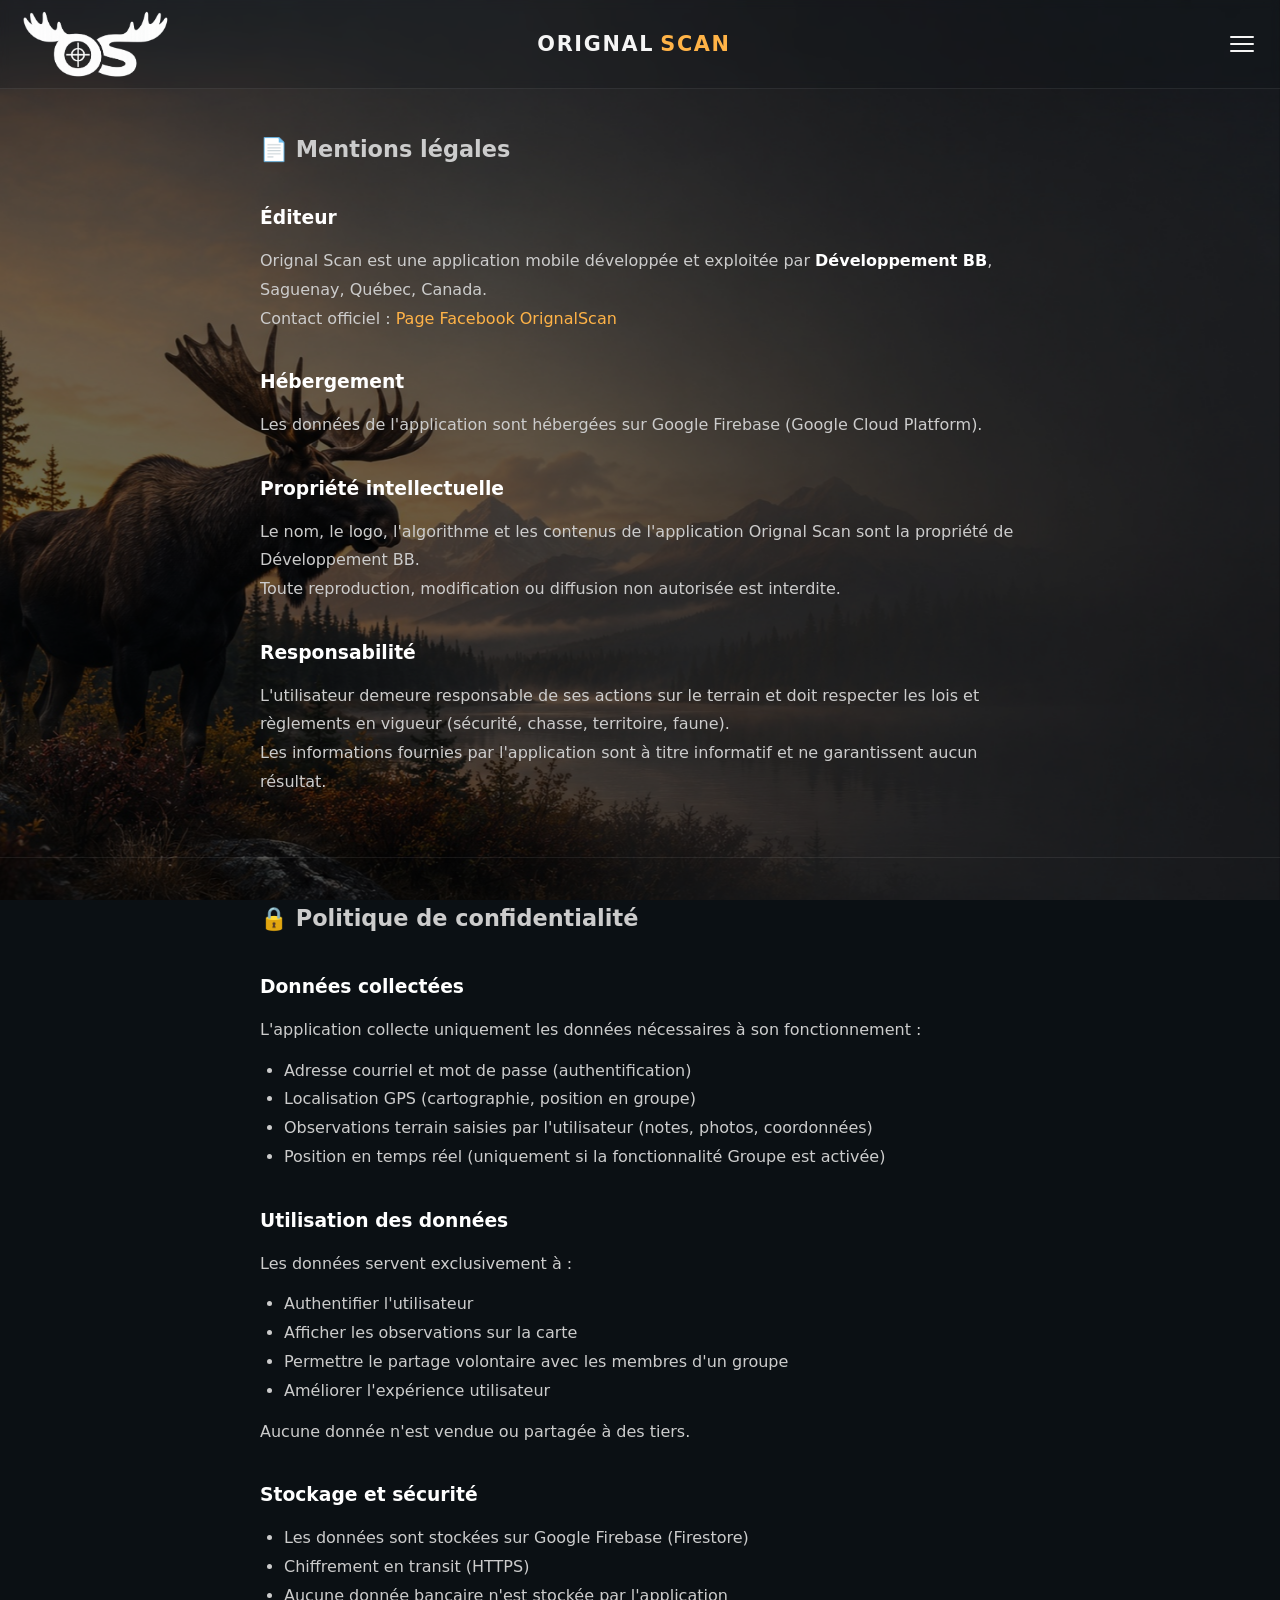
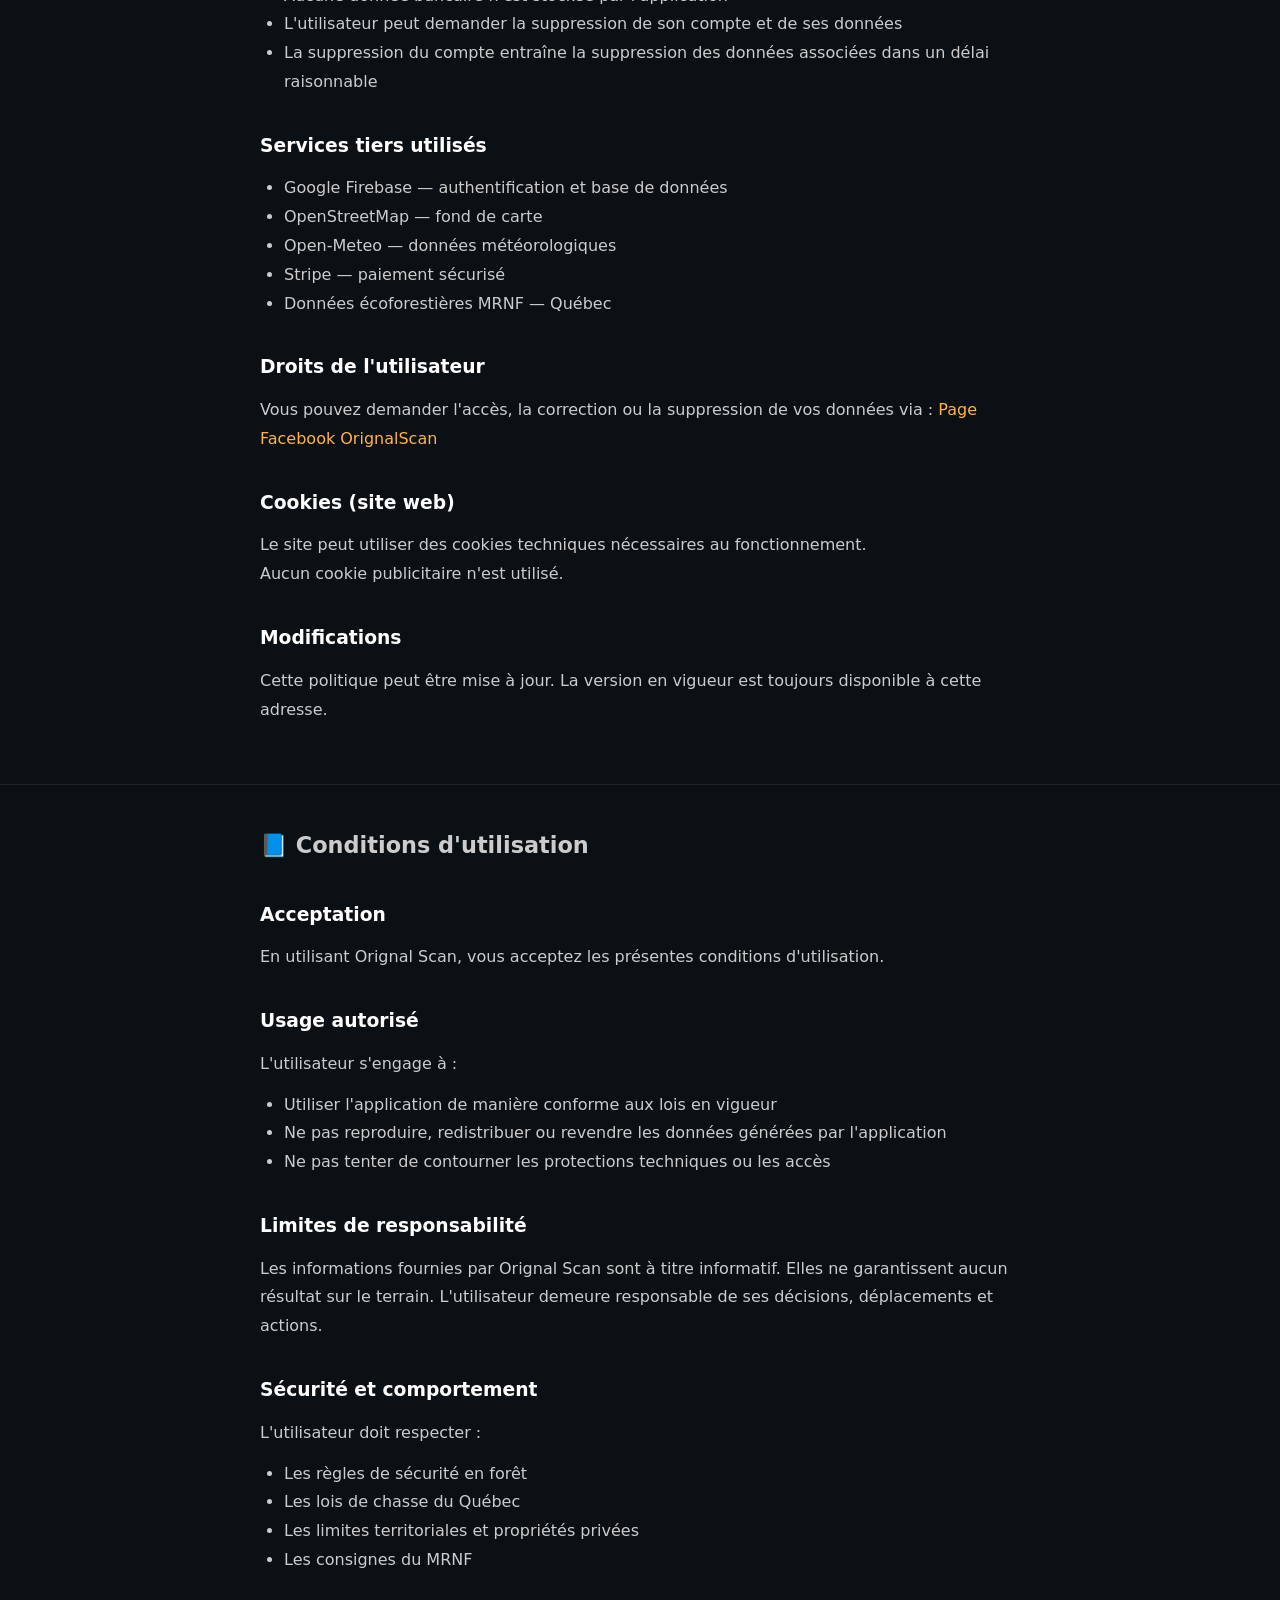
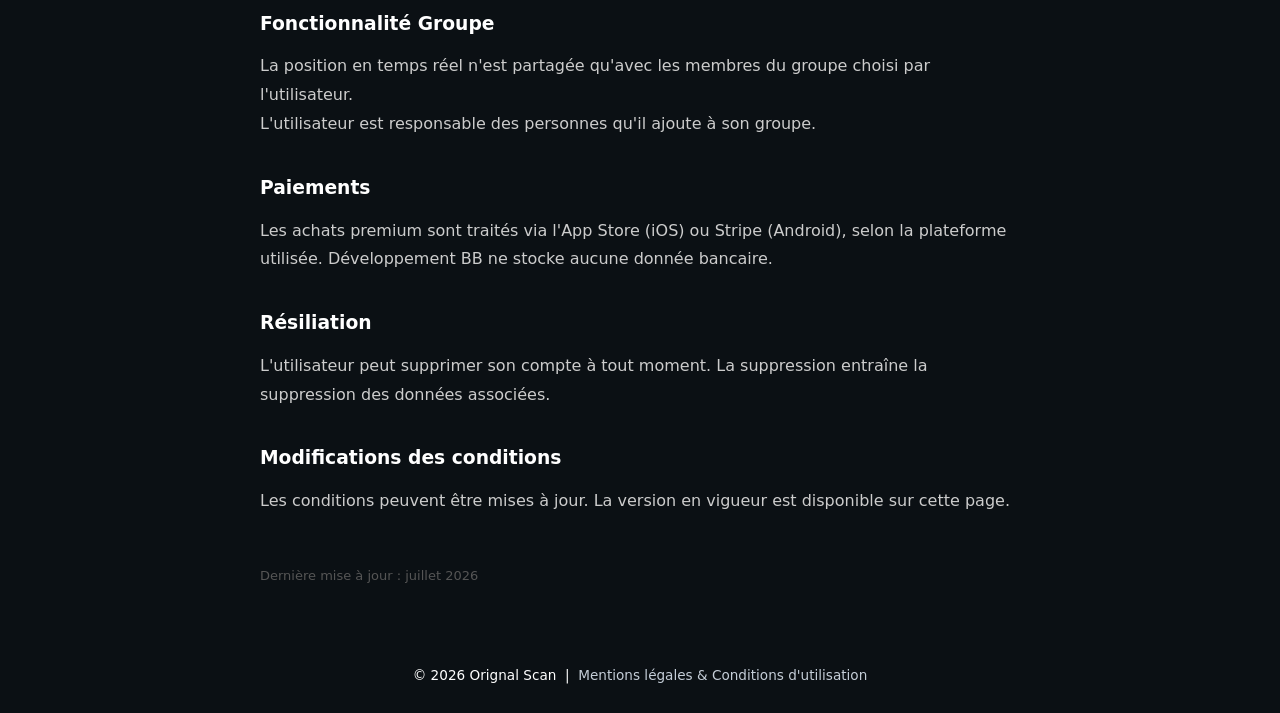
<file: mentions-legales.html>
<!DOCTYPE html>
<html lang="fr">
<head>
  <meta charset="UTF-8">
  <!-- Google Analytics -->
  <script async src="https://www.googletagmanager.com/gtag/js?id=G-DJLQPYMM6G"></script>
  <script>window.dataLayer=window.dataLayer||[];function gtag(){dataLayer.push(arguments);}gtag("js",new Date());gtag("config","G-DJLQPYMM6G");</script>
  <title>Mentions légales, confidentialité &amp; conditions d'utilisation – Orignal Scan</title>
  <meta name="viewport" content="width=device-width, initial-scale=1">
  <link rel="icon" type="image/png" href="data/favicon-bw.png">
  <link rel="apple-touch-icon" href="data/favicon-bw.png">
  <meta property="og:type" content="website">
  <meta property="og:url" content="https://www.orignalscan.com/">
  <meta property="og:title" content="Orignal Scan – Application de chasse à l'orignal">
  <meta property="og:description" content="Trouvez les meilleurs habitats d'orignaux grâce à l'analyse IA des données écoforestières.">
  <meta property="og:image" content="https://www.orignalscan.com/data/og-preview.png">
  <meta name="twitter:card" content="summary_large_image">
  <meta name="twitter:image" content="https://www.orignalscan.com/data/og-preview.png">
  <link rel="stylesheet" href="style.css?v=74">
</head>
<body>
<header>
  <a href="index.html" class="logo-img">
    <img src="data/logo.png" alt="Logo Orignal Scan">
  </a>
  <a href="index.html" class="header-brand">
    <span class="logo-word">Orignal</span> <span class="logo-word logo-scan">Scan</span>
  </a>
  <button class="hamburger" id="hamburger" aria-label="Menu">
    <span></span><span></span><span></span>
  </button>
  <nav id="nav">
    <a href="index.html" class="nav-link">Accueil</a>
    <a href="a-propos.html" class="nav-link">À propos</a><a href="pour-qui.html" class="nav-link">Pour qui ?</a>
    <a href="fonctionnalites.html" class="nav-link">Fonctionnalités</a>
    <a href="blog.html" class="nav-link">Stratégies</a>
    <a href="telechargement.html" class="nav-link">Téléchargement</a>
    <a href="galerie.html" class="nav-link">Galerie</a>
    <a href="faq.html" class="nav-link">FAQ</a>
    <a href="contact.html" class="nav-link">Contact</a>
    <a href="https://www.facebook.com/profile.php?id=61588826944605" target="_blank"><svg xmlns="http://www.w3.org/2000/svg" width="16" height="16" viewBox="0 0 24 24" fill="currentColor" style="vertical-align:middle;margin-right:5px;"><path d="M24 12.073C24 5.405 18.627 0 12 0S0 5.405 0 12.073C0 18.1 4.388 23.094 10.125 24v-8.437H7.078v-3.49h3.047V9.41c0-3.025 1.792-4.697 4.533-4.697 1.313 0 2.686.236 2.686.236v2.97h-1.513c-1.491 0-1.956.93-1.956 1.886v2.267h3.328l-.532 3.49h-2.796V24C19.612 23.094 24 18.1 24 12.073z"/></svg>Facebook</a>
  </nav>
</header>


<main>
  <section style="border-top:none;">
    <div style="max-width:760px; margin:0 auto; line-height:1.8; color:#ccc;">
    <h2 class="section-title" style="text-align:left; margin-bottom:24px;">📄 Mentions légales</h2>

      <h3 style="color:#fff; margin:32px 0 12px;">Éditeur</h3>
      <p>Orignal Scan est une application mobile développée et exploitée par <strong style="color:#fff;">Développement BB</strong>, Saguenay, Québec, Canada.<br>
      Contact officiel : <a href="https://www.facebook.com/profile.php?id=61588826944605" target="_blank" style="color:#ffb347;">Page Facebook OrignalScan</a></p>

      <h3 style="color:#fff; margin:32px 0 12px;">Hébergement</h3>
      <p>Les données de l'application sont hébergées sur Google Firebase (Google Cloud Platform).</p>

      <h3 style="color:#fff; margin:32px 0 12px;">Propriété intellectuelle</h3>
      <p>Le nom, le logo, l'algorithme et les contenus de l'application Orignal Scan sont la propriété de Développement BB.<br>
      Toute reproduction, modification ou diffusion non autorisée est interdite.</p>

      <h3 style="color:#fff; margin:32px 0 12px;">Responsabilité</h3>
      <p>L'utilisateur demeure responsable de ses actions sur le terrain et doit respecter les lois et règlements en vigueur (sécurité, chasse, territoire, faune).<br>
      Les informations fournies par l'application sont à titre informatif et ne garantissent aucun résultat.</p>
    </div>
  </section>

  <section>
    <div style="max-width:760px; margin:0 auto; line-height:1.8; color:#ccc;">
    <h2 class="section-title" style="text-align:left; margin-bottom:24px;">🔒 Politique de confidentialité</h2>

      <h3 style="color:#fff; margin:32px 0 12px;">Données collectées</h3>
      <p>L'application collecte uniquement les données nécessaires à son fonctionnement :</p>
      <ul style="margin:12px 0 12px 24px;">
        <li>Adresse courriel et mot de passe (authentification)</li>
        <li>Localisation GPS (cartographie, position en groupe)</li>
        <li>Observations terrain saisies par l'utilisateur (notes, photos, coordonnées)</li>
        <li>Position en temps réel (uniquement si la fonctionnalité Groupe est activée)</li>
      </ul>

      <h3 style="color:#fff; margin:32px 0 12px;">Utilisation des données</h3>
      <p>Les données servent exclusivement à :</p>
      <ul style="margin:12px 0 12px 24px;">
        <li>Authentifier l'utilisateur</li>
        <li>Afficher les observations sur la carte</li>
        <li>Permettre le partage volontaire avec les membres d'un groupe</li>
        <li>Améliorer l'expérience utilisateur</li>
      </ul>
      <p>Aucune donnée n'est vendue ou partagée à des tiers.</p>

      <h3 style="color:#fff; margin:32px 0 12px;">Stockage et sécurité</h3>
      <ul style="margin:12px 0 12px 24px;">
        <li>Les données sont stockées sur Google Firebase (Firestore)</li>
        <li>Chiffrement en transit (HTTPS)</li>
        <li>Aucune donnée bancaire n'est stockée par l'application</li>
        <li>L'utilisateur peut demander la suppression de son compte et de ses données</li>
        <li>La suppression du compte entraîne la suppression des données associées dans un délai raisonnable</li>
      </ul>

      <h3 style="color:#fff; margin:32px 0 12px;">Services tiers utilisés</h3>
      <ul style="margin:12px 0 12px 24px;">
        <li>Google Firebase — authentification et base de données</li>
        <li>OpenStreetMap — fond de carte</li>
        <li>Open-Meteo — données météorologiques</li>
        <li>Stripe — paiement sécurisé</li>
        <li>Données écoforestières MRNF — Québec</li>
      </ul>

      <h3 style="color:#fff; margin:32px 0 12px;">Droits de l'utilisateur</h3>
      <p>Vous pouvez demander l'accès, la correction ou la suppression de vos données via : <a href="https://www.facebook.com/profile.php?id=61588826944605" target="_blank" style="color:#ffb347;">Page Facebook OrignalScan</a></p>

      <h3 style="color:#fff; margin:32px 0 12px;">Cookies (site web)</h3>
      <p>Le site peut utiliser des cookies techniques nécessaires au fonctionnement.<br>
      Aucun cookie publicitaire n'est utilisé.</p>

      <h3 style="color:#fff; margin:32px 0 12px;">Modifications</h3>
      <p>Cette politique peut être mise à jour. La version en vigueur est toujours disponible à cette adresse.</p>
    </div>
  </section>

  <section>
    <div style="max-width:760px; margin:0 auto; line-height:1.8; color:#ccc;">
    <h2 class="section-title" style="text-align:left; margin-bottom:24px;">📘 Conditions d'utilisation</h2>

      <h3 style="color:#fff; margin:32px 0 12px;">Acceptation</h3>
      <p>En utilisant Orignal Scan, vous acceptez les présentes conditions d'utilisation.</p>

      <h3 style="color:#fff; margin:32px 0 12px;">Usage autorisé</h3>
      <p>L'utilisateur s'engage à :</p>
      <ul style="margin:12px 0 12px 24px;">
        <li>Utiliser l'application de manière conforme aux lois en vigueur</li>
        <li>Ne pas reproduire, redistribuer ou revendre les données générées par l'application</li>
        <li>Ne pas tenter de contourner les protections techniques ou les accès</li>
      </ul>

      <h3 style="color:#fff; margin:32px 0 12px;">Limites de responsabilité</h3>
      <p>Les informations fournies par Orignal Scan sont à titre informatif. Elles ne garantissent aucun résultat sur le terrain. L'utilisateur demeure responsable de ses décisions, déplacements et actions.</p>

      <h3 style="color:#fff; margin:32px 0 12px;">Sécurité et comportement</h3>
      <p>L'utilisateur doit respecter :</p>
      <ul style="margin:12px 0 12px 24px;">
        <li>Les règles de sécurité en forêt</li>
        <li>Les lois de chasse du Québec</li>
        <li>Les limites territoriales et propriétés privées</li>
        <li>Les consignes du MRNF</li>
      </ul>

      <h3 style="color:#fff; margin:32px 0 12px;">Fonctionnalité Groupe</h3>
      <p>La position en temps réel n'est partagée qu'avec les membres du groupe choisi par l'utilisateur.<br>
      L'utilisateur est responsable des personnes qu'il ajoute à son groupe.</p>

      <h3 style="color:#fff; margin:32px 0 12px;">Paiements</h3>
      <p>Les achats premium sont traités via l'App Store (iOS) ou Stripe (Android), selon la plateforme utilisée. Développement BB ne stocke aucune donnée bancaire.</p>

      <h3 style="color:#fff; margin:32px 0 12px;">Résiliation</h3>
      <p>L'utilisateur peut supprimer son compte à tout moment. La suppression entraîne la suppression des données associées.</p>

      <h3 style="color:#fff; margin:32px 0 12px;">Modifications des conditions</h3>
      <p>Les conditions peuvent être mises à jour. La version en vigueur est disponible sur cette page.</p>

      <p style="margin-top:48px; color:#555; font-size:13px;">Dernière mise à jour : juillet 2026</p>
    </div>
  </section>
</main>

<footer>
  <div>
    © <span id="year"></span> Orignal Scan &nbsp;|&nbsp; <a href="mentions-legales.html">Mentions légales &amp; Conditions d'utilisation</a>
  </div>
</footer>

<script>
  document.getElementById('year').textContent = new Date().getFullYear();
  const hamburger = document.getElementById('hamburger');
  const nav = document.getElementById('nav');
  hamburger.addEventListener('click', () => nav.classList.toggle('open'));
  document.querySelectorAll('.nav-link').forEach(l => l.addEventListener('click', () => nav.classList.remove('open')));
</script>
</body>
</html>
</file>
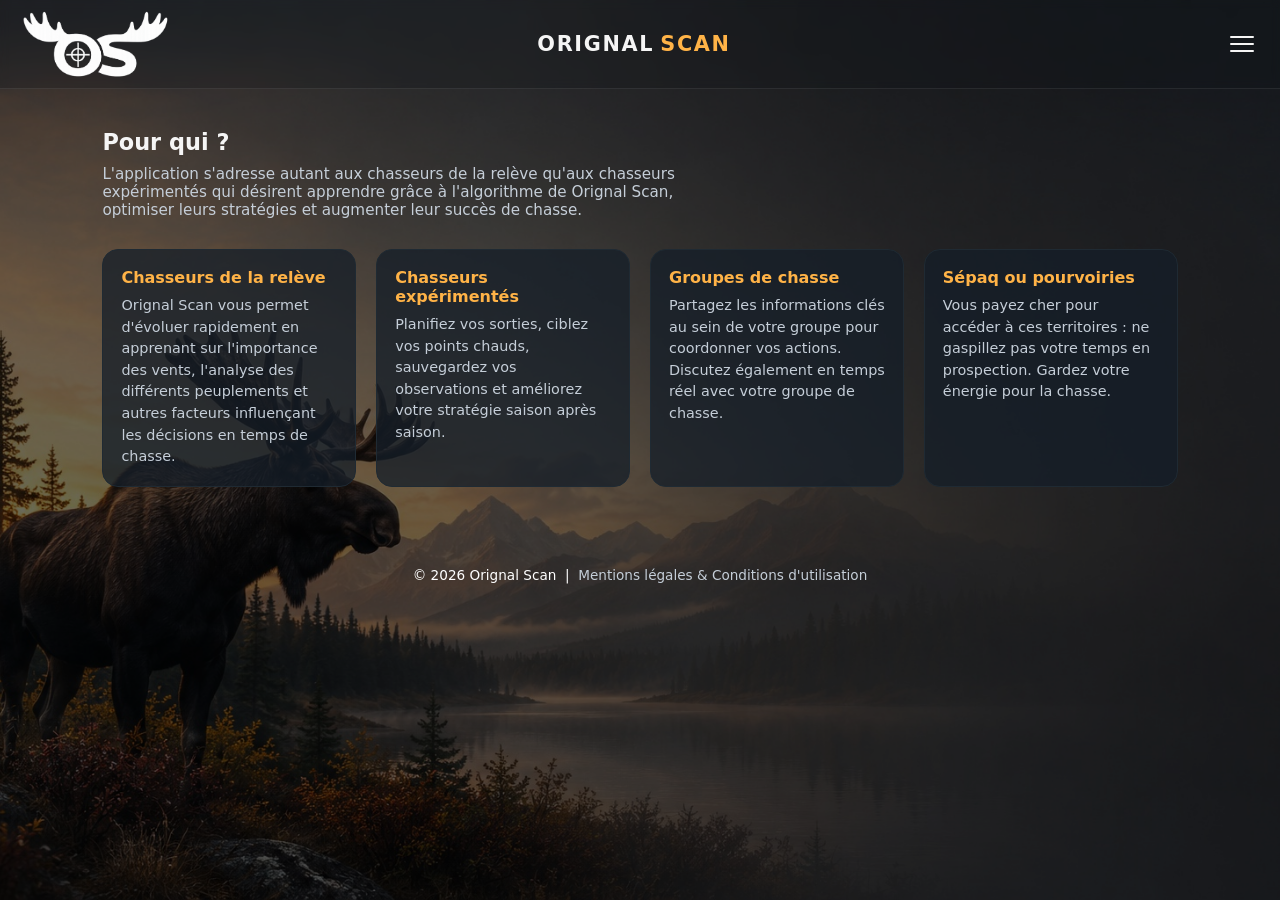
<file: pour-qui.html>
<!DOCTYPE html>
<html lang="fr">
<head>
  <meta charset="UTF-8">
  <!-- Google Analytics -->
  <script async src="https://www.googletagmanager.com/gtag/js?id=G-DJLQPYMM6G"></script>
  <script>window.dataLayer=window.dataLayer||[];function gtag(){dataLayer.push(arguments);}gtag("js",new Date());gtag("config","G-DJLQPYMM6G");</script>
  <title>Pour qui – Orignal Scan</title>
  <meta name="viewport" content="width=device-width, initial-scale=1">
  <link rel="icon" type="image/png" href="data/favicon-bw.png">
  <link rel="apple-touch-icon" href="data/favicon-bw.png">
  <meta property="og:type" content="website">
  <meta property="og:url" content="https://www.orignalscan.com/">
  <meta property="og:title" content="Orignal Scan – Application de chasse à l'orignal">
  <meta property="og:description" content="Trouvez les meilleurs habitats d'orignaux grâce à l'analyse IA des données écoforestières.">
  <meta property="og:image" content="https://www.orignalscan.com/data/og-preview.png">
  <meta name="twitter:card" content="summary_large_image">
  <meta name="twitter:image" content="https://www.orignalscan.com/data/og-preview.png">
  <link rel="stylesheet" href="style.css?v=74">
</head>
<body>
<header>
  <a href="index.html" class="logo-img">
    <img src="data/logo.png" alt="Logo Orignal Scan">
  </a>
  <a href="index.html" class="header-brand">
    <span class="logo-word">Orignal</span> <span class="logo-word logo-scan">Scan</span>
  </a>
  <button class="hamburger" id="hamburger" aria-label="Menu">
    <span></span><span></span><span></span>
  </button>
  <nav id="nav">
    <a href="index.html" class="nav-link">Accueil</a>
    <a href="a-propos.html" class="nav-link">À propos</a><a href="pour-qui.html" class="nav-link active">Pour qui ?</a>
    <a href="fonctionnalites.html" class="nav-link">Fonctionnalités</a>
    <a href="blog.html" class="nav-link">Stratégies</a>
    <a href="telechargement.html" class="nav-link">Téléchargement</a>
    <a href="galerie.html" class="nav-link">Galerie</a>
    <a href="faq.html" class="nav-link">FAQ</a>
    <a href="contact.html" class="nav-link">Contact</a>
    <a href="https://www.facebook.com/profile.php?id=61588826944605" target="_blank"><svg xmlns="http://www.w3.org/2000/svg" width="16" height="16" viewBox="0 0 24 24" fill="currentColor" style="vertical-align:middle;margin-right:5px;"><path d="M24 12.073C24 5.405 18.627 0 12 0S0 5.405 0 12.073C0 18.1 4.388 23.094 10.125 24v-8.437H7.078v-3.49h3.047V9.41c0-3.025 1.792-4.697 4.533-4.697 1.313 0 2.686.236 2.686.236v2.97h-1.513c-1.491 0-1.956.93-1.956 1.886v2.267h3.328l-.532 3.49h-2.796V24C19.612 23.094 24 18.1 24 12.073z"/></svg>Facebook</a>
  </nav>
</header>


<main>
  <section style="border-top:none;" id="pour-qui">
    <h2 class="section-title">Pour qui ?</h2>
    <p class="section-subtitle">
      L'application s'adresse autant aux chasseurs de la relève qu'aux chasseurs expérimentés qui désirent apprendre grâce à l'algorithme de Orignal Scan, optimiser leurs stratégies et augmenter leur succès de chasse.
    </p>
    <div class="features" style="margin-top:0;">
      <article class="feature">
        <h3>Chasseurs de la relève</h3>
        <p>Orignal Scan vous permet d'évoluer rapidement en apprenant sur l'importance des vents, l'analyse des différents peuplements et autres facteurs influençant les décisions en temps de chasse.</p>
      </article>
      <article class="feature">
        <h3>Chasseurs expérimentés</h3>
        <p>Planifiez vos sorties, ciblez vos points chauds, sauvegardez vos observations et améliorez votre stratégie saison après saison.</p>
      </article>
      <article class="feature">
        <h3>Groupes de chasse</h3>
        <p>Partagez les informations clés au sein de votre groupe pour coordonner vos actions. Discutez également en temps réel avec votre groupe de chasse.</p>
      </article>
      <article class="feature">
        <h3>Sépaq ou pourvoiries</h3>
        <p>Vous payez cher pour accéder à ces territoires : ne gaspillez pas votre temps en prospection. Gardez votre énergie pour la chasse.</p>
      </article>
    </div>
  </section>
</main>

<footer>
  <div>
    © <span id="year"></span> Orignal Scan &nbsp;|&nbsp; <a href="mentions-legales.html">Mentions légales &amp; Conditions d'utilisation</a>
  </div>
</footer>

<script>
  document.getElementById('year').textContent = new Date().getFullYear();
  const hamburger = document.getElementById('hamburger');
  const nav = document.getElementById('nav');
  hamburger.addEventListener('click', () => nav.classList.toggle('open'));
  document.querySelectorAll('.nav-link').forEach(l => l.addEventListener('click', () => nav.classList.remove('open')));
</script>
</body>
</html>
</file>
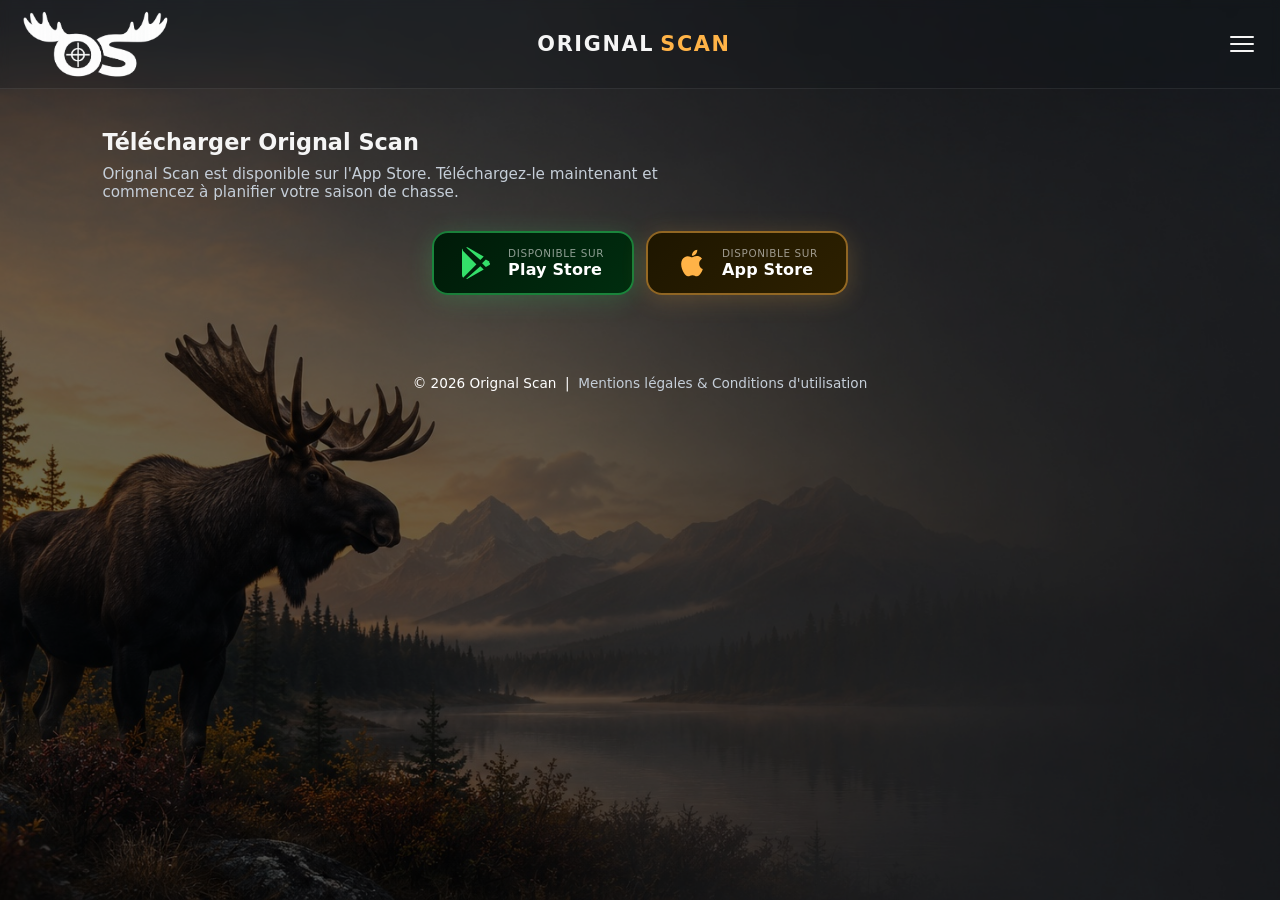
<file: telechargement.html>
<!DOCTYPE html>
<html lang="fr">
<head>
  <meta charset="UTF-8">
  <!-- Google Analytics -->
  <script async src="https://www.googletagmanager.com/gtag/js?id=G-DJLQPYMM6G"></script>
  <script>window.dataLayer=window.dataLayer||[];function gtag(){dataLayer.push(arguments);}gtag("js",new Date());gtag("config","G-DJLQPYMM6G");</script>
  <title>Téléchargement – Orignal Scan</title>
  <meta name="viewport" content="width=device-width, initial-scale=1">
  <link rel="icon" type="image/png" href="data/favicon-bw.png">
  <link rel="apple-touch-icon" href="data/favicon-bw.png">
  <meta property="og:type" content="website">
  <meta property="og:url" content="https://www.orignalscan.com/">
  <meta property="og:title" content="Orignal Scan – Application de chasse à l'orignal">
  <meta property="og:description" content="Trouvez les meilleurs habitats d'orignaux grâce à l'analyse IA des données écoforestières.">
  <meta property="og:image" content="https://www.orignalscan.com/data/og-preview.png">
  <meta name="twitter:card" content="summary_large_image">
  <meta name="twitter:image" content="https://www.orignalscan.com/data/og-preview.png">
  <link rel="stylesheet" href="style.css?v=74">
</head>
<body>
<header>
  <a href="index.html" class="logo-img">
    <img src="data/logo.png" alt="Logo Orignal Scan">
  </a>
  <a href="index.html" class="header-brand">
    <span class="logo-word">Orignal</span> <span class="logo-word logo-scan">Scan</span>
  </a>
  <button class="hamburger" id="hamburger" aria-label="Menu">
    <span></span><span></span><span></span>
  </button>
  <nav id="nav">
    <a href="index.html" class="nav-link">Accueil</a>
    <a href="a-propos.html" class="nav-link">À propos</a><a href="pour-qui.html" class="nav-link">Pour qui ?</a>
    <a href="fonctionnalites.html" class="nav-link">Fonctionnalités</a>
    <a href="blog.html" class="nav-link">Stratégies</a>
    <a href="telechargement.html" class="nav-link active">Téléchargement</a>
    <a href="galerie.html" class="nav-link">Galerie</a>
    <a href="faq.html" class="nav-link">FAQ</a>
    <a href="contact.html" class="nav-link">Contact</a>
    <a href="https://www.facebook.com/profile.php?id=61588826944605" target="_blank"><svg xmlns="http://www.w3.org/2000/svg" width="16" height="16" viewBox="0 0 24 24" fill="currentColor" style="vertical-align:middle;margin-right:5px;"><path d="M24 12.073C24 5.405 18.627 0 12 0S0 5.405 0 12.073C0 18.1 4.388 23.094 10.125 24v-8.437H7.078v-3.49h3.047V9.41c0-3.025 1.792-4.697 4.533-4.697 1.313 0 2.686.236 2.686.236v2.97h-1.513c-1.491 0-1.956.93-1.956 1.886v2.267h3.328l-.532 3.49h-2.796V24C19.612 23.094 24 18.1 24 12.073z"/></svg>Facebook</a>
  </nav>
</header>


<main>
  <section style="border-top:none;">
    <h2 class="section-title">Télécharger Orignal Scan</h2>
    <p class="section-subtitle">
      Orignal Scan est disponible sur l'App Store. Téléchargez-le maintenant et commencez à planifier votre saison de chasse.
    </p>
    <div class="cta-group" style="justify-content:center; width:100%; margin:0 auto;">
      <div style="display:flex; flex-direction:column; align-items:center; gap:6px;">
        <a href="https://www.orignalscan.com/android" target="_blank" class="store-btn store-android">
          <svg xmlns="http://www.w3.org/2000/svg" viewBox="0 0 24 24" width="32" height="32" fill="currentColor"><path d="M3.18 23.76c.3.17.64.22.99.14l12.12-6.99-2.55-2.55-10.56 9.4zM.75 1.12C.28 1.58 0 2.3 0 3.24v17.53c0 .94.28 1.66.76 2.12l.11.1 9.83-9.83v-.23L.86 3.02l-.11.1zM20.49 10.8l-2.6-1.5-2.85 2.85 2.85 2.85 2.62-1.51c.75-.43.75-1.14-.02-1.69zM4.17.24L16.29 7.2l-2.55 2.55L3.18.39c.35-.2.7-.2.99-.15z"/></svg>
          <span><small>Disponible sur</small>Play Store</span>
        </a>
      </div>
      <a href="https://apps.apple.com/ca/app/orignalscan/id6770721658?l=fr-CA" target="_blank" class="store-btn store-ios">
        <svg xmlns="http://www.w3.org/2000/svg" viewBox="0 0 24 24" width="32" height="32" fill="currentColor"><path d="M18.71 19.5c-.83 1.24-1.71 2.45-3.05 2.47-1.34.03-1.77-.79-3.29-.79-1.53 0-2 .77-3.27.82-1.31.05-2.3-1.32-3.14-2.53C4.25 17 2.94 12.45 4.7 9.39c.87-1.52 2.43-2.48 4.12-2.51 1.28-.02 2.5.87 3.29.87.78 0 2.26-1.07 3.8-.91.65.03 2.47.26 3.64 1.98-.09.06-2.17 1.28-2.15 3.81.03 3.02 2.65 4.03 2.68 4.04-.03.07-.42 1.44-1.38 2.83M13 3.5c.73-.83 1.94-1.46 2.94-1.5.13 1.17-.34 2.35-1.04 3.19-.69.85-1.83 1.51-2.95 1.42-.15-1.15.41-2.35 1.05-3.11z"/></svg>
        <span><small>Disponible sur</small>App Store</span>
      </a>
    </div>

  </section>

</main>

<footer>
  <div>
    © <span id="year"></span> Orignal Scan &nbsp;|&nbsp; <a href="mentions-legales.html">Mentions légales &amp; Conditions d'utilisation</a>
  </div>
</footer>

<script>
  document.getElementById('year').textContent = new Date().getFullYear();
  const hamburger = document.getElementById('hamburger');
  const nav = document.getElementById('nav');
  hamburger.addEventListener('click', () => nav.classList.toggle('open'));
  document.querySelectorAll('.nav-link').forEach(l => l.addEventListener('click', () => nav.classList.remove('open')));
</script>
</body>
</html>
</file>
<file: style.css>
* { margin: 0; padding: 0; box-sizing: border-box; }
body {
  font-family: system-ui, -apple-system, BlinkMacSystemFont, "Segoe UI", sans-serif;
  background-color: #0b1014;
  color: #f5f5f5;
}

/* TOP BAR */
.top-bar {
  position: fixed;
  top: 0; left: 0; right: 0;
  height: 48px;
  z-index: 200;
  display: flex;
  align-items: center;
  justify-content: center;
  gap: 14px;
  background: rgba(8, 14, 18, 0.97);
  backdrop-filter: blur(14px);
  border-bottom: 1px solid rgba(255, 179, 71, 0.35);
  padding: 0 20px;
}
.top-bar-text {
  font-size: 0.78rem;
  color: rgba(255, 255, 255, 0.45);
  letter-spacing: 0.03em;
}
.store-btn {
  display: inline-flex;
  align-items: center;
  gap: 14px;
  padding: 14px 28px;
  border-radius: 16px;
  text-decoration: none;
  color: #fff;
  font-size: 1rem;
  font-weight: 700;
  line-height: 1.2;
  border: 2px solid rgba(255, 255, 255, 0.15);
  background: linear-gradient(135deg, #1a1a1a 0%, #2a2a2a 100%);
  transition: all 0.25s;
  letter-spacing: 0.01em;
  min-width: 200px;
  box-shadow: 0 4px 20px rgba(0,0,0,0.4);
}
.store-btn small {
  display: block;
  font-size: 0.65rem;
  font-weight: 400;
  color: rgba(255, 255, 255, 0.55);
  letter-spacing: 0.06em;
  text-transform: uppercase;
}
.store-btn span { text-align: left; }
.store-ios {
  border-color: rgba(255, 179, 71, 0.5);
  background: linear-gradient(135deg, #1e1600 0%, #2d2000 100%);
  box-shadow: 0 4px 24px rgba(255, 179, 71, 0.2);
}
.store-ios:hover {
  background: linear-gradient(135deg, #2d2000 0%, #3d2c00 100%);
  border-color: rgba(255, 179, 71, 0.9);
  transform: translateY(-3px);
  box-shadow: 0 8px 32px rgba(255, 179, 71, 0.35);
}
.store-android {
  border-color: rgba(52, 224, 106, 0.5);
  background: linear-gradient(135deg, #001a08 0%, #002d0f 100%);
  box-shadow: 0 4px 24px rgba(52, 224, 106, 0.2);
}
.store-android:hover {
  background: linear-gradient(135deg, #002d0f 0%, #003d15 100%);
  border-color: rgba(52, 224, 106, 0.9);
  transform: translateY(-3px);
  box-shadow: 0 8px 32px rgba(52, 224, 106, 0.35);
}
.store-btn svg { flex-shrink: 0; width: 32px; height: 32px; }
.store-android svg { color: #34e06a; }
.store-ios svg { color: #ffb347; }
@media (max-width: 600px) {
  .top-bar-text { display: none; }
  .store-btn { padding: 12px 20px; min-width: 160px; font-size: 0.9rem; }
}
body::before {
  content: '';
  position: fixed;
  top: 0; left: 0;
  width: 100%; height: 100%;
  background-image: url('data/hero-orignal.jpg');
  background-size: cover;
  background-position: 22% 35%;
  z-index: -2;
}
@media (max-width: 768px) and (orientation: portrait) {
  body::before {
    background-image: url('data/hero-portrait.jpg');
    background-size: 180% auto;
    background-position: center 20%;
  }
}
body::after {
  content: '';
  position: fixed;
  top: 0; left: 0;
  width: 100%; height: 100%;
  background: rgba(0, 0, 0, 0.58);
  z-index: -1;
}
a { text-decoration: none; }

/* HERO PARALLAX */
.hero-parallax {
  min-height: 55vh;
  position: relative;
  display: flex;
  align-items: center;
  justify-content: center;
  background: transparent;
  border-top: none;
}
@keyframes fadeUp {
  from { opacity: 0; transform: translateY(24px); }
  to   { opacity: 1; transform: translateY(0); }
}
@keyframes heroEntry {
  0%   { opacity: 0; transform: translateY(55px) scale(0.96); }
  100% { opacity: 1; transform: translateY(0) scale(1); }
}
@keyframes heroFloat {
  0%, 100% { transform: translateY(0); }
  50%       { transform: translateY(-8px); }
}
.hero-parallax-content {
  position: relative;
  z-index: 1;
  text-align: center;
  padding: 30px 8vw 16px;
  width: 100%;
  max-width: 820px;
  margin-left: auto;
  margin-right: auto;
  animation: fadeUp 0.75s ease both;
}
.hero-badge {
  display: inline-block;
  background: rgba(255, 179, 71, 0.12);
  border: 1px solid rgba(255, 179, 71, 0.45);
  color: #ffb347;
  font-size: 0.75rem;
  font-weight: 700;
  letter-spacing: 0.10em;
  text-transform: uppercase;
  padding: 6px 16px;
  border-radius: 999px;
  margin-bottom: 22px;
}
.hero-parallax-content h1 {
  font-size: 2.8rem;
  font-weight: 900;
  color: #fff;
  line-height: 1.15;
  margin: 0 auto 22px;
  text-shadow: 0 2px 32px rgba(0,0,0,0.55);
  letter-spacing: -0.01em;
  hyphens: none;
  text-align: center;
  white-space: pre-line;
  animation: heroEntry 1s cubic-bezier(0.22, 1, 0.36, 1) 0.15s both,
             heroFloat 5s ease-in-out 1.4s infinite;
}
@media (max-width: 768px) {
  .hero-parallax { min-height: 0; }
  .hero-parallax-content { padding: 14px 5vw 8px; }
  .hero-parallax-content h1 { font-size: 1.5rem; margin-bottom: 12px; }
  .hero-cta { margin-top: 0; }
}
@media (min-width: 769px) {
  .logo img { height: 58px; }
  .hero-parallax { min-height: 28vh; }
  .hero-parallax-content { padding: 20px 8vw 12px; }
}
.hero-accent {
  color: #ffb347;
  text-shadow: 0 0 40px rgba(255, 179, 71, 0.45);
}
.hero-intro {
  font-size: 1.15rem;
  color: #ffb347;
  line-height: 1.65;
  margin: 0 auto 36px;
  max-width: 620px;
}
.hero-cta {
  display: flex;
  gap: 14px;
  justify-content: center;
  flex-wrap: wrap;
}
.hero-features {
  display: flex;
  gap: 10px;
  justify-content: center;
  flex-wrap: wrap;
  margin-top: 32px;
}
.hero-features span {
  background: rgba(255, 255, 255, 0.07);
  border: 1px solid rgba(255, 255, 255, 0.14);
  border-radius: 999px;
  padding: 6px 15px;
  font-size: 0.82rem;
  color: rgba(255, 255, 255, 0.72);
  backdrop-filter: blur(4px);
}
.btn-secondary {
  display: inline-block;
  padding: 14px 28px;
  border: 2px solid rgba(255,255,255,0.6);
  border-radius: 8px;
  color: #fff;
  font-weight: 600;
  font-size: 1rem;
  transition: all 0.2s;
}
.btn-secondary:hover {
  background: rgba(255,255,255,0.15);
  border-color: #fff;
}

/* HEADER */
header {
  background: rgba(10, 18, 24, 0.20);
  backdrop-filter: blur(4px);
  padding: 10px 20px;
  display: flex;
  align-items: center;
  border-bottom: 1px solid rgba(255,255,255,0.08);
  position: sticky;
  top: 0;
  z-index: 10;
}
.logo-img {
  flex: 1;
  display: flex;
  align-items: center;
  text-decoration: none;
}
.logo-img img { height: 48px; width: auto; }
@media (min-width: 769px) { .logo-img img { height: 68px; } }
.header-brand {
  flex: 1;
  display: flex;
  align-items: center;
  justify-content: center;
  gap: 6px;
  text-decoration: none;
}
.logo-word {
  font-size: 1.3rem;
  font-weight: 700;
  letter-spacing: 0.08em;
  text-transform: uppercase;
  color: #f5f5f5;
  white-space: nowrap;
}
.logo-scan { color: #ffb347; }
.header-spacer { display: none; }
nav a {
  color: #d0d7de;
  text-decoration: none;
  margin-left: 20px;
  font-size: 0.95rem;
  transition: color 0.2s;
}
nav a:hover { color: #ffb347; }
nav a.active { color: #ffb347; font-weight: 600; }

/* HAMBURGER */
.hamburger {
  flex: 1;
  display: flex;
  flex-direction: column;
  align-items: flex-end;
  gap: 5px;
  cursor: pointer;
  padding: 6px;
  background: none;
  border: none;
  z-index: 1;
}
.hamburger span {
  display: block;
  width: 24px;
  height: 2px;
  background: #f5f5f5;
  border-radius: 2px;
  transition: all 0.3s;
}
/* Spacer to balance hamburger on the right */
.header-spacer {
  width: 36px;
}

/* SCREENSHOTS TOP */
.screenshots-top {
  padding: 10px 8vw 20px;
  background: transparent;
  border-top: none;
}
.screenshots-label {
  display: block;
  font-size: 1.1rem;
  font-weight: 700;
  color: #f5f5f5;
  text-align: center;
  margin-bottom: 20px;
  width: 100%;
}
.screenshots-row {
  display: flex;
  gap: 10px;
  align-items: flex-start;
  justify-content: center;
  width: 100%;
}
.screenshots-row .screen-thumb {
  background: none;
  border: none;
  cursor: pointer;
  padding: 0;
  display: flex;
  flex-direction: column;
  align-items: center;
  gap: 6px;
  width: 160px;
}
.screenshots-row .screen-thumb img {
  width: 160px;
  border-radius: 12px;
  border: 2px solid rgba(255, 179, 71, 0.5);
  box-shadow: 0 4px 16px rgba(0, 0, 0, 0.5);
  transition: border-color 0.3s, box-shadow 0.3s, transform 0.35s cubic-bezier(0.22,1,0.36,1);
  display: block;
}
.screenshots-row .screen-thumb:hover img {
  border-color: #ffb347;
  box-shadow: 0 8px 28px rgba(255, 179, 71, 0.4);
  transform: scale(1.13);
}
.screenshots-row .screen-thumb span {
  font-size: 0.85rem;
  font-weight: 600;
  color: #ffffff;
  text-align: center;
}

/* MODAL */
.modal-overlay {
  display: none;
  position: fixed;
  inset: 0;
  background: rgba(0,0,0,0.7);
  z-index: 1000;
  align-items: center;
  justify-content: center;
}
.modal-overlay.open {
  display: flex;
}
.modal-box {
  background: #1b2833;
  border: 1px solid #2b3a46;
  border-radius: 20px;
  padding: 32px 28px;
  max-width: 380px;
  width: 90%;
  position: relative;
}
.modal-box h3 {
  font-size: 1.1rem;
  color: #ffb347;
  margin-bottom: 14px;
}
.modal-box p {
  font-size: 0.95rem;
  color: #c5ced8;
  line-height: 1.6;
}
.modal-close {
  position: absolute;
  top: 14px;
  right: 16px;
  background: none;
  border: none;
  color: #8b949e;
  font-size: 1.1rem;
  cursor: pointer;
  line-height: 1;
}
.modal-close:hover { color: #ffb347; }
.modal-close-btn {
  display: block;
  margin: 18px auto 0;
  padding: 10px 32px;
  background: none;
  border: 1px solid rgba(255,179,71,0.5);
  border-radius: 20px;
  color: #ffb347;
  font-size: 0.95rem;
  cursor: pointer;
  transition: background 0.2s;
}
.modal-close-btn:hover { background: rgba(255,179,71,0.12); }
#modal-img { max-height: 260px; object-fit: cover; width: 100%; }
@media (max-width: 768px) {
  #modal-img { max-height: 180px; }
}

/* HERO */
.hero {
  display: grid;
  grid-template-columns: minmax(0, 1.3fr) minmax(0, 1fr);
  gap: 40px;
  padding: 60px 8vw;
  align-items: center;
  position: relative;
  overflow: hidden;
  background: transparent;
  
}
.hero::before {
  display: none;
}
.hero-text, .hero-visual { position: relative; z-index: 1; }
.hero-text h1 {
  font-size: clamp(2.2rem, 4vw, 3rem);
  margin-bottom: 10px;
}
.hero-text h1 span { color: #ffb347; }
.hero-text p {
  font-size: 1rem;
  line-height: 1.6;
  color: #c5ced8;
  max-width: 540px;
}
.badges {
  margin: 20px 0 30px;
  display: flex;
  flex-wrap: wrap;
  gap: 10px;
}
.badge {
  border-radius: 999px;
  border: 1px solid #2b3a46;
  padding: 6px 14px;
  font-size: 0.8rem;
  text-transform: uppercase;
  letter-spacing: 0.08em;
  color: #c5ced8;
  background: transparent;
}
.cta-group {
  display: flex;
  flex-wrap: wrap;
  gap: 12px;
  justify-content: center;
}
.btn-primary, .btn-secondary {
  border-radius: 999px;
  padding: 10px 22px;
  font-size: clamp(0.72rem, 3.5vw, 0.95rem);
  border: none;
  cursor: pointer;
  text-decoration: none;
  display: inline-flex;
  align-items: center;
  gap: 8px;
  transition: all 0.3s;
  white-space: nowrap;
}
.btn-primary {
  background: #ffb347;
  color: #1b2833;
  font-weight: 600;
}
.btn-primary:hover {
  background: #ff9f1c;
  transform: translateY(-2px);
  box-shadow: 0 6px 20px rgba(255, 179, 71, 0.3);
}
.btn-secondary {
  background: transparent;
  color: #f5f5f5;
  border: 1px solid #2b3a46;
}
.btn-secondary:hover {
  border-color: #ffb347;
  color: #ffb347;
}
.hero-visual {
  background: radial-gradient(circle at top, #243b4a 0, #0b1014 55%);
  border-radius: 24px;
  border: 1px solid #1f2a33;
  padding: 24px;
  position: relative;
  min-height: 260px;
  overflow: hidden;
}
.hero-visual h2 { font-size: 1.1rem; margin-bottom: 10px; }
.hero-visual p { font-size: 0.9rem; color: #c5ced8; max-width: 320px; }
.tag {
  position: absolute;
  top: 18px; right: 18px;
  font-size: 0.75rem;
  padding: 4px 10px;
  border-radius: 999px;
  background: transparent;
  border: 1px solid #2b3a46;
  text-transform: uppercase;
  letter-spacing: 0.08em;
  color: #ffb347;
}
.card-grid {
  display: grid;
  grid-template-columns: repeat(2, minmax(0, 1fr));
  gap: 12px;
  margin-top: 20px;
}
.mini-card {
  background: transparent;
  border-radius: 14px;
  border: 1px solid #1f2a33;
  padding: 10px 12px;
  font-size: 0.8rem;
  color: #c5ced8;
}
.mini-card strong {
  display: block;
  font-size: 0.8rem;
  margin-bottom: 4px;
  color: #ffb347;
}

/* GALERIE */
.photo-gallery {
  padding: 60px 8vw;
  background: transparent;
  
  border-top: 1px solid rgba(255,255,255,0.08);
}
.gallery-grid {
  display: grid;
  grid-template-columns: repeat(auto-fit, minmax(320px, 1fr));
  gap: 20px;
  margin-top: 30px;
}
.gallery-item {
  border-radius: 16px;
  overflow: hidden;
  position: relative;
  border: 2px solid rgba(255, 179, 71, 0.5);
  box-shadow: 0 4px 20px rgba(0, 0, 0, 0.5);
  transition: transform 0.3s, box-shadow 0.3s, border-color 0.3s;
}
.gallery-item:hover {
  border-color: #ffb347;
  box-shadow: 0 8px 30px rgba(255, 179, 71, 0.25);
}
.gallery-item img {
  width: 100%;
  height: 100%;
  object-fit: cover;
  display: block;
  min-height: 220px;
}
.gallery-item:hover {
  transform: translateY(-4px);
  box-shadow: 0 12px 40px rgba(255, 179, 71, 0.15);
}
.gallery-item-overlay {
  position: absolute;
  bottom: 0; left: 0; right: 0;
  background: linear-gradient(to top, rgba(11, 16, 20, 0.95), transparent);
  padding: 20px;
  transform: translateY(100%);
  transition: transform 0.3s;
}
.gallery-item:hover .gallery-item-overlay { transform: translateY(0); }
.gallery-item-overlay h3 { font-size: 1rem; color: #ffb347; margin-bottom: 4px; }
.gallery-item-overlay p { font-size: 0.85rem; color: #c5ced8; }

/* SCREENSHOTS */
.screen-thumb {
  display: flex;
  flex-direction: column;
  align-items: center;
  gap: 5px;
  cursor: default;
  transition: transform 0.25s;
}
.screen-thumb:hover { transform: translateY(-4px); }
.screen-thumb img {
  width: 100%;
  border-radius: 12px;
  border: 1px solid #2b3a46;
  transition: border-color 0.25s, box-shadow 0.25s;
}
.screen-thumb:hover img {
  border-color: #ffb347;
  box-shadow: 0 6px 20px rgba(255, 179, 71, 0.25);
}
.screen-thumb span { font-size: 0.65rem; color: #c5ced8; text-align: center; }

/* SECTIONS */
section {
  padding: 40px 8vw 60px;
  border-top: 1px solid rgba(255,255,255,0.08);
  background: transparent;
  
}
.section-title { font-size: 1.4rem; margin-bottom: 10px; }
.section-subtitle {
  font-size: 0.95rem;
  color: #c5ced8;
  max-width: 640px;
  margin-bottom: 30px;
}
.features {
  display: grid;
  grid-template-columns: repeat(auto-fit, minmax(220px, 1fr));
  gap: 20px;
}
.feature {
  background: rgba(20, 30, 40, 0.75);
  border-radius: 16px;
  border: 1px solid #1f2a33;
  padding: 18px;
  transition: transform 0.3s, border-color 0.3s;
}
.feature:hover { transform: translateY(-4px); border-color: #2b3a46; }
.feature h3 { font-size: 1rem; margin-bottom: 8px; color: #ffb347; }
.feature p { font-size: 0.9rem; color: #c5ced8; line-height: 1.5; }

/* FAQ */
.faq-section {
  padding: 60px 8vw;
  background: transparent;
  
}
.faq-list { max-width: 760px; margin: 32px auto 0; }
.faq-item {
  border-bottom: 1px solid rgba(255,255,255,0.1);
  padding: 4px 0;
}
.faq-item summary {
  padding: 16px 0;
  font-size: 1rem;
  font-weight: 600;
  color: #f5f5f5;
  cursor: pointer;
  list-style: none;
  display: flex;
  justify-content: space-between;
  align-items: center;
}
.faq-item summary::after {
  content: '+';
  font-size: 1.4rem;
  color: #FF6B35;
  transition: transform 0.2s;
}
.faq-item[open] summary::after { transform: rotate(45deg); }
.faq-item p {
  padding: 0 0 16px;
  color: rgba(255,255,255,0.65);
  font-size: 0.95rem;
  line-height: 1.6;
}

/* CONTACT */
.contact-section {
  padding: 60px 8vw;
  background: transparent;
  
  text-align: center;
}
.contact-form {
  max-width: 560px;
  margin: 32px auto 0;
  display: flex;
  flex-direction: column;
  gap: 14px;
  text-align: left;
}
.contact-form input,
.contact-form textarea {
  background: rgba(255,255,255,0.07);
  border: 1px solid rgba(255,255,255,0.15);
  border-radius: 8px;
  padding: 12px 16px;
  color: #f5f5f5;
  font-size: 0.95rem;
  font-family: inherit;
  width: 100%;
}
.contact-form input:focus,
.contact-form textarea:focus {
  outline: none;
  border-color: #FF6B35;
}
.contact-form textarea { resize: vertical; }
.contact-form .btn-primary { align-self: flex-start; }

/* FOOTER */
footer {
  padding: 20px 0 30px;
  font-size: 0.85rem;
  color: #fff;
  background: transparent;
  text-align: center;
}
footer a { color: #c5ced8; text-decoration: none; }
footer a:hover { color: #ffb347; }

/* NAV always hidden, opens via hamburger */
nav {
  display: none;
  position: absolute;
  top: 73px;
  left: 0; right: 0;
  background: #1b2833;
  flex-direction: column;
  padding: 16px 20px;
  gap: 4px;
  border-bottom: 1px solid #1f2a33;
  z-index: 100;
}
nav.open { display: flex; }
nav a {
  margin-left: 0;
  padding: 10px 0;
  font-size: 1rem;
  border-bottom: 1px solid #ffffff10;
}
nav a:last-child { border-bottom: none; }

@media (max-width: 800px) {
  .screenshots-row .screen-thumb {
    flex: 1;
    width: auto;
  }
  .screenshots-row .screen-thumb img {
    width: 100%;
  }
  .hero {
    grid-template-columns: minmax(0, 1fr);
    padding-top: 40px;
  }
  .hero-visual { order: -1; }
  .gallery-grid { grid-template-columns: 1fr; }
  .gallery-item img { min-height: 180px; }
  .card-grid { grid-template-columns: 1fr; }
}

/* ANDROID NOTIFY */
.android-notify {
  margin-top: 40px;
  background: rgba(255,179,71,0.07);
  border: 1px solid rgba(255,179,71,0.3);
  border-radius: 14px;
  padding: 24px 28px;
  max-width: 480px;
}
.android-notify-text {
  font-size: 1rem;
  font-weight: 700;
  color: #fff;
  margin-bottom: 8px;
}
.android-notify-sub {
  font-size: 0.88rem;
  color: #c5ced8;
  line-height: 1.6;
}

/* BLOG INDEX */
.blog-index {
  display: grid;
  grid-template-columns: repeat(auto-fit, minmax(240px, 1fr));
  gap: 16px;
  margin-bottom: 50px;
}
.blog-card {
  display: block;
  background: rgba(255,255,255,0.05);
  border: 1px solid rgba(255,179,71,0.25);
  border-radius: 12px;
  padding: 20px 22px;
  text-decoration: none;
  transition: background 0.2s, border-color 0.2s, transform 0.2s;
}
.blog-card:hover {
  background: rgba(255,179,71,0.1);
  border-color: #ffb347;
  transform: translateY(-3px);
}
.blog-card-meta {
  font-size: 0.75rem;
  text-transform: uppercase;
  letter-spacing: 0.12em;
  color: #ffb347;
  margin-bottom: 8px;
}
.blog-card-title {
  font-size: 0.95rem;
  font-weight: 700;
  color: #fff;
  line-height: 1.4;
}
.blog-back {
  display: inline-flex;
  align-items: center;
  background: none;
  border: 1px solid rgba(255,179,71,0.4);
  color: #ffb347;
  font-size: 0.9rem;
  font-weight: 600;
  border-radius: 999px;
  padding: 8px 18px;
  cursor: pointer;
  margin-bottom: 32px;
  transition: background 0.2s, border-color 0.2s;
}
.blog-back:hover {
  background: rgba(255,179,71,0.1);
  border-color: #ffb347;
}

/* BLOG */
.blog-article {
  margin-bottom: 60px;
  color: #d0d7de;
  line-height: 1.8;
}
.blog-meta {
  font-size: 0.78rem;
  text-transform: uppercase;
  letter-spacing: 0.12em;
  color: #ffb347;
  margin-bottom: 10px;
}
.blog-title {
  font-size: 1.5rem;
  font-weight: 800;
  color: #fff;
  margin-bottom: 20px;
  line-height: 1.3;
}
.blog-article h3 {
  font-size: 1.05rem;
  font-weight: 700;
  color: #ffb347;
  margin: 28px 0 10px;
}
.blog-article p { margin-bottom: 14px; }
.blog-divider {
  border: none;
  border-top: 1px solid rgba(255,255,255,0.1);
  margin: 0 0 50px;
}
</file>
